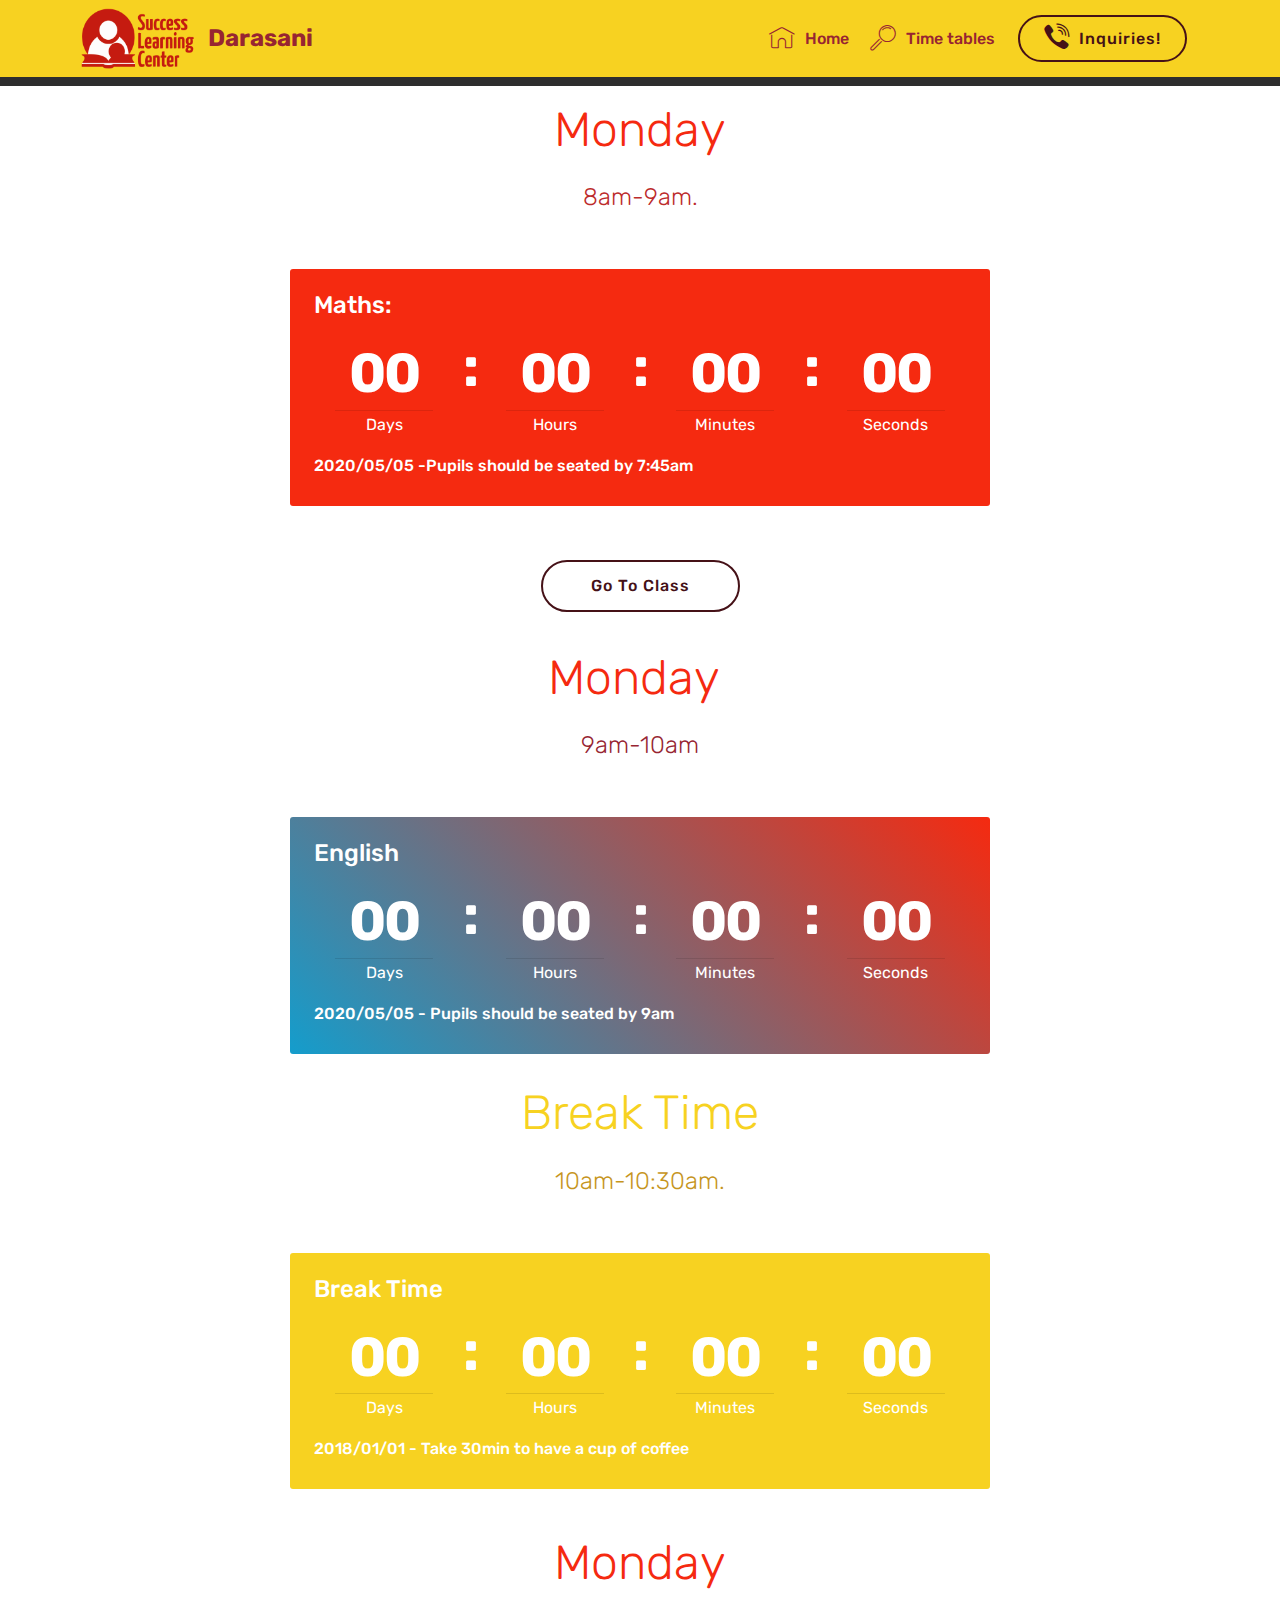
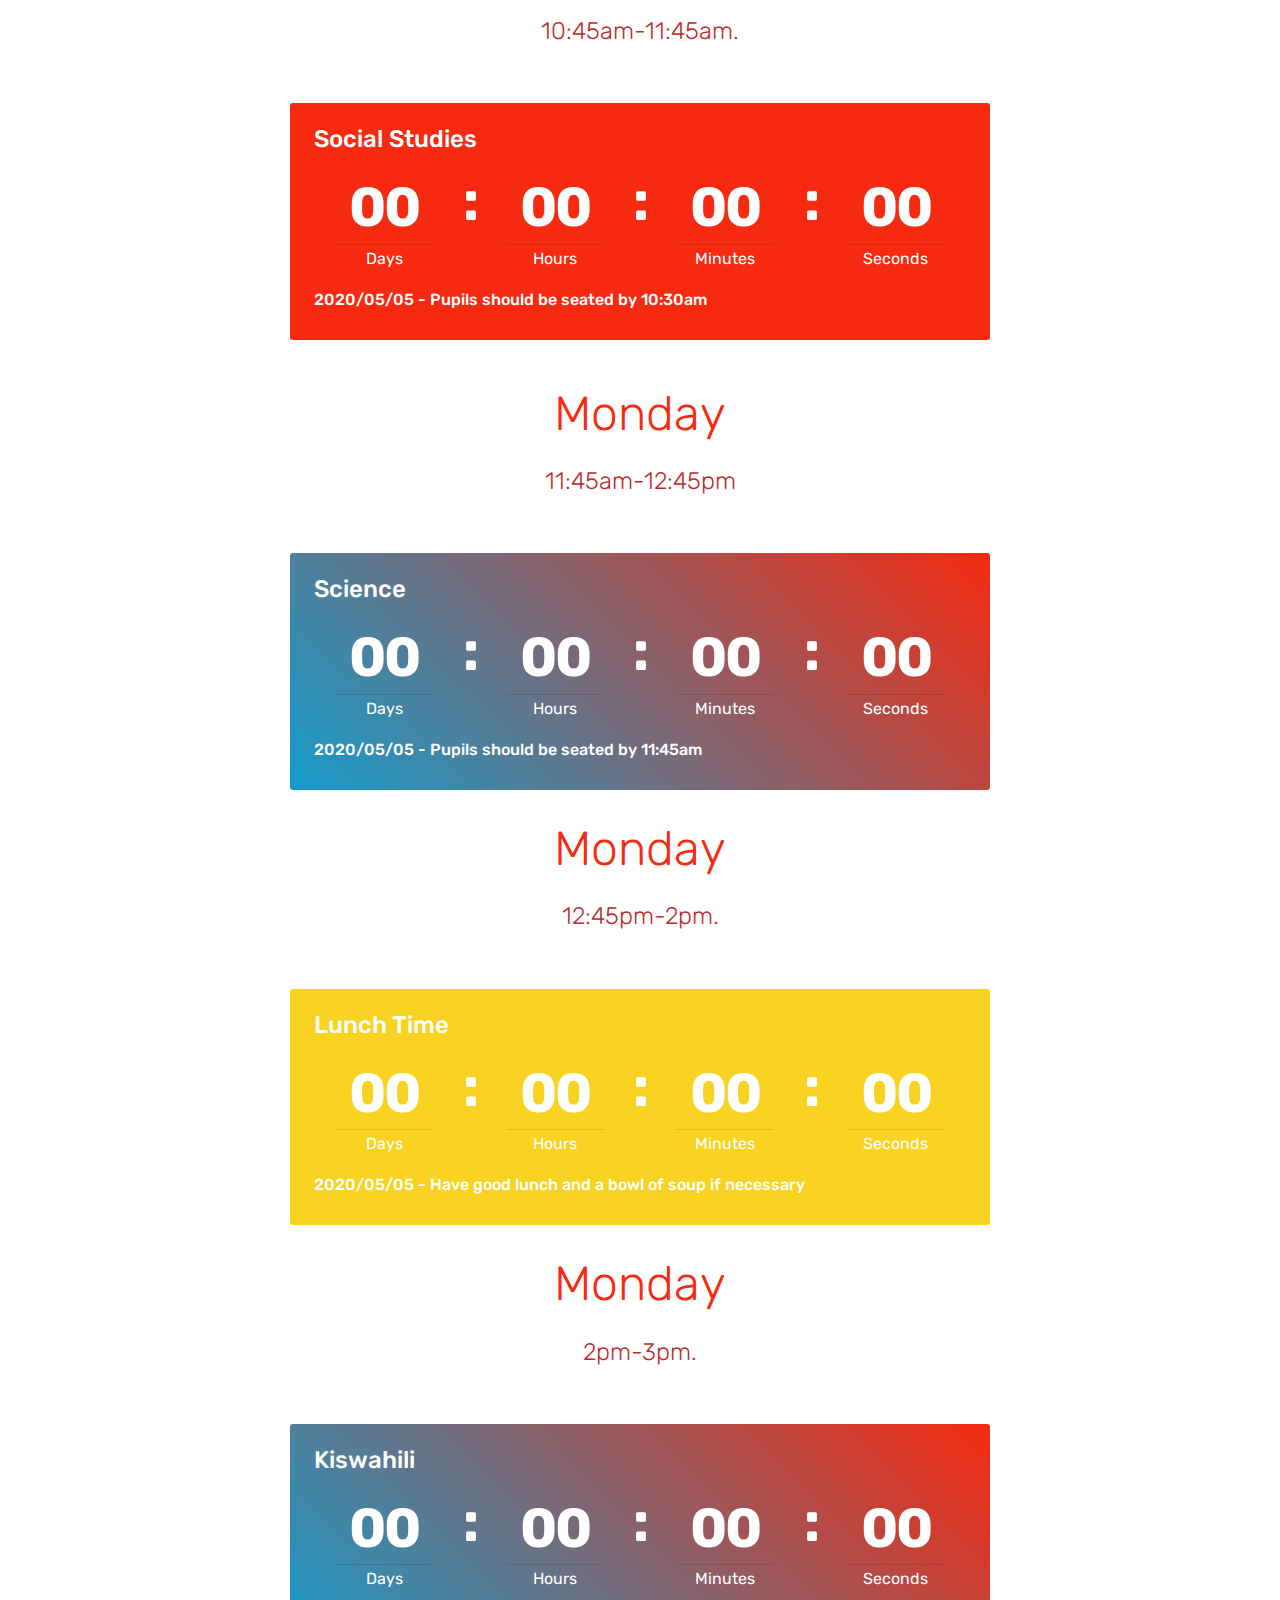
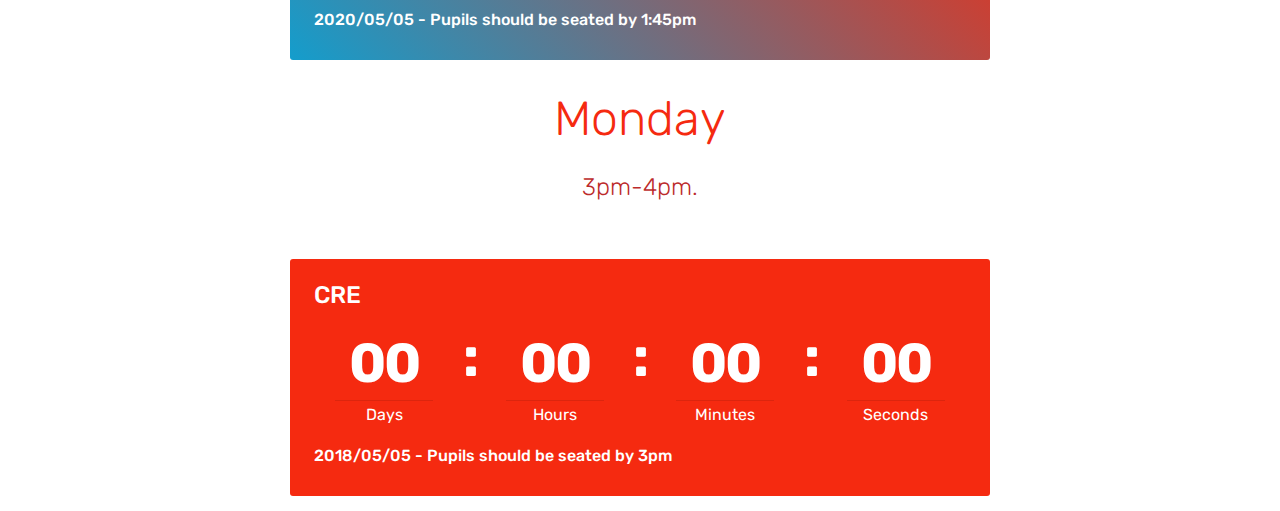
<file: a4523e461fe6c6a6a0c398b269f42b5d.html>
<!DOCTYPE html>
<html  >
<head>
  <!-- Site made with Mobirise Website Builder v4.11.4, https://mobirise.com -->
  <meta charset="UTF-8">
  <meta http-equiv="X-UA-Compatible" content="IE=edge">
  <meta name="generator" content="Mobirise v4.11.4, mobirise.com">
  <meta name="viewport" content="width=device-width, initial-scale=1, minimum-scale=1">
  <link rel="shortcut icon" href="assets/images/darasani-logo-182x96.png" type="image/x-icon">
  <meta name="description" content="Web Maker Description">
  
  <title>Time Table</title>
  <link rel="stylesheet" href="assets/web/assets/mobirise-icons/mobirise-icons.css">
  <link rel="stylesheet" href="assets/bootstrap/css/bootstrap.min.css">
  <link rel="stylesheet" href="assets/bootstrap/css/bootstrap-grid.min.css">
  <link rel="stylesheet" href="assets/bootstrap/css/bootstrap-reboot.min.css">
  <link rel="stylesheet" href="assets/socicon/css/styles.css">
  <link rel="stylesheet" href="assets/tether/tether.min.css">
  <link rel="stylesheet" href="assets/dropdown/css/style.css">
  <link rel="stylesheet" href="assets/theme/css/style.css">
  <link rel="preload" as="style" href="assets/mobirise/css/mbr-additional.css"><link rel="stylesheet" href="assets/mobirise/css/mbr-additional.css" type="text/css">
  
  
  
</head>
<body>
  <section class="menu cid-rIzESWCwEQ" once="menu" id="menu1-t">

    

    <nav class="navbar navbar-expand beta-menu navbar-dropdown align-items-center navbar-fixed-top navbar-toggleable-sm">
        <button class="navbar-toggler navbar-toggler-right" type="button" data-toggle="collapse" data-target="#navbarSupportedContent" aria-controls="navbarSupportedContent" aria-expanded="false" aria-label="Toggle navigation">
            <div class="hamburger">
                <span></span>
                <span></span>
                <span></span>
                <span></span>
            </div>
        </button>
        <div class="menu-logo">
            <div class="navbar-brand">
                <span class="navbar-logo">
                    <a href="index.html">
                         <img src="assets/images/darasani-logo-182x96.png" alt="Mobirise" title="" style="height: 3.8rem;">
                    </a>
                </span>
                <span class="navbar-caption-wrap"><a class="navbar-caption text-secondary display-5" href="index.html">Darasani &nbsp; &nbsp; &nbsp; &nbsp; &nbsp; &nbsp; &nbsp; &nbsp;&nbsp;</a></span>
            </div>
        </div>
        <div class="collapse navbar-collapse" id="navbarSupportedContent">
            <ul class="navbar-nav nav-dropdown" data-app-modern-menu="true"><li class="nav-item">
                    <a class="nav-link link text-secondary display-4" href="index.html" aria-expanded="true">
                        <span class="mbri-home mbr-iconfont mbr-iconfont-btn"></span>Home</a>
                </li>
                <li class="nav-item">
                    <a class="nav-link link text-secondary display-4" href="a4523e461fe6c6a6a0c398b269f42b5d.html">
                        <span class="mbri-search mbr-iconfont mbr-iconfont-btn"></span>Time tables</a>
                </li></ul>
            <div class="navbar-buttons mbr-section-btn"><a class="btn btn-sm btn-secondary-outline display-4" href="tel:+254780855906"><span class="socicon socicon-viber mbr-iconfont mbr-iconfont-btn"></span>Inquiries!
                </a></div>
        </div>
    </nav>
</section>

<section class="engine"><a href="https://mobirise.info/h">create your own web page</a></section><section once="footers" class="cid-rIzPnfP0Nk" id="footer6-u">

    

    

    <div class="container">
        <div class="media-container-row align-center mbr-white">
            <div class="col-12">
                <p class="mbr-text mb-0 mbr-fonts-style display-7">
                    © Copyright 2020 | Darasani | All Rights Reserved
                </p>
            </div>
        </div>
    </div>
</section>

<section class="countdown2 cid-rXjlnPxVM2" id="countdown2-v">

    

    

    <div class="container">
        <h2 class="mbr-section-title pb-3 align-center mbr-fonts-style display-2">Monday</h2>
        <h3 class="mbr-section-subtitle align-center mbr-fonts-style display-5">8am-9am.</h3>
    </div>
    <div class="container pt-5 mt-2">
        <div class=" countdown-cont align-center p-4">
            <div class="event-name align-left mbr-white ">
                <h4 class="mbr-fonts-style display-5">Maths:</h4>
            </div>
            <div class="countdown align-center py-2" data-due-date="2020/05/05">
            </div>
            <div class="daysCountdown" title="Days"></div>
            <div class="hoursCountdown" title="Hours"></div>
            <div class="minutesCountdown" title="Minutes"></div>
            <div class="secondsCountdown" title="Seconds"></div>
            <div class="event-date align-left mbr-white">
                <h5 class="mbr-fonts-style display-7">2020/05/05 -Pupils should be seated by 7:45am</h5>
            </div>
        </div>

        <div class="media-container-row pt-5">
            <div class="mbr-section-btn align-center"><a class="btn btn-secondary-outline display-4" href="https://mobirise.co">Go To Class</a></div>
        </div>
    </div>
</section>

<section class="countdown2 cid-rXjlqyXqKw" id="countdown2-w">

    

    

    <div class="container">
        <h2 class="mbr-section-title pb-3 align-center mbr-fonts-style display-2">Monday&nbsp;</h2>
        <h3 class="mbr-section-subtitle align-center mbr-fonts-style display-5">9am-10am</h3>
    </div>
    <div class="container pt-5 mt-2">
        <div class=" countdown-cont align-center p-4">
            <div class="event-name align-left mbr-white ">
                <h4 class="mbr-fonts-style display-5">English</h4>
            </div>
            <div class="countdown align-center py-2" data-due-date="2020/05/05">
            </div>
            <div class="daysCountdown" title="Days"></div>
            <div class="hoursCountdown" title="Hours"></div>
            <div class="minutesCountdown" title="Minutes"></div>
            <div class="secondsCountdown" title="Seconds"></div>
            <div class="event-date align-left mbr-white">
                <h5 class="mbr-fonts-style display-7">2020/05/05 - Pupils should be seated by 9am</h5>
            </div>
        </div>

        
    </div>
</section>

<section class="countdown2 cid-rXjlrA3qx9" id="countdown2-x">

    

    

    <div class="container">
        <h2 class="mbr-section-title pb-3 align-center mbr-fonts-style display-2">Break Time</h2>
        <h3 class="mbr-section-subtitle align-center mbr-fonts-style display-5">10am-10:30am.
        </h3>
    </div>
    <div class="container pt-5 mt-2">
        <div class=" countdown-cont align-center p-4">
            <div class="event-name align-left mbr-white ">
                <h4 class="mbr-fonts-style display-5">Break Time</h4>
            </div>
            <div class="countdown align-center py-2" data-due-date="2020/05/05">
            </div>
            <div class="daysCountdown" title="Days"></div>
            <div class="hoursCountdown" title="Hours"></div>
            <div class="minutesCountdown" title="Minutes"></div>
            <div class="secondsCountdown" title="Seconds"></div>
            <div class="event-date align-left mbr-white">
                <h5 class="mbr-fonts-style display-7">2018/01/01 - Take 30min to have a cup of coffee</h5>
            </div>
        </div>

        
    </div>
</section>

<section class="countdown2 cid-rXjls8Gs6G" id="countdown2-y">

    

    

    <div class="container">
        <h2 class="mbr-section-title pb-3 align-center mbr-fonts-style display-2">Monday</h2>
        <h3 class="mbr-section-subtitle align-center mbr-fonts-style display-5">10:45am-11:45am.
        </h3>
    </div>
    <div class="container pt-5 mt-2">
        <div class=" countdown-cont align-center p-4">
            <div class="event-name align-left mbr-white ">
                <h4 class="mbr-fonts-style display-5">Social Studies</h4>
            </div>
            <div class="countdown align-center py-2" data-due-date="2020/05/05">
            </div>
            <div class="daysCountdown" title="Days"></div>
            <div class="hoursCountdown" title="Hours"></div>
            <div class="minutesCountdown" title="Minutes"></div>
            <div class="secondsCountdown" title="Seconds"></div>
            <div class="event-date align-left mbr-white">
                <h5 class="mbr-fonts-style display-7">2020/05/05 - Pupils should be seated by 10:30am</h5>
            </div>
        </div>

        
    </div>
</section>

<section class="countdown2 cid-rXjlsyHjhc" id="countdown2-z">

    

    

    <div class="container">
        <h2 class="mbr-section-title pb-3 align-center mbr-fonts-style display-2">Monday</h2>
        <h3 class="mbr-section-subtitle align-center mbr-fonts-style display-5">11:45am-12:45pm</h3>
    </div>
    <div class="container pt-5 mt-2">
        <div class=" countdown-cont align-center p-4">
            <div class="event-name align-left mbr-white ">
                <h4 class="mbr-fonts-style display-5">Science</h4>
            </div>
            <div class="countdown align-center py-2" data-due-date="2020/05/05">
            </div>
            <div class="daysCountdown" title="Days"></div>
            <div class="hoursCountdown" title="Hours"></div>
            <div class="minutesCountdown" title="Minutes"></div>
            <div class="secondsCountdown" title="Seconds"></div>
            <div class="event-date align-left mbr-white">
                <h5 class="mbr-fonts-style display-7">2020/05/05 - Pupils should be seated by 11:45am</h5>
            </div>
        </div>

        
    </div>
</section>

<section class="countdown2 cid-rXjlsY2VtV" id="countdown2-10">

    

    

    <div class="container">
        <h2 class="mbr-section-title pb-3 align-center mbr-fonts-style display-2">Monday</h2>
        <h3 class="mbr-section-subtitle align-center mbr-fonts-style display-5">12:45pm-2pm.
        </h3>
    </div>
    <div class="container pt-5 mt-2">
        <div class=" countdown-cont align-center p-4">
            <div class="event-name align-left mbr-white ">
                <h4 class="mbr-fonts-style display-5">Lunch Time</h4>
            </div>
            <div class="countdown align-center py-2" data-due-date="2020/05/05">
            </div>
            <div class="daysCountdown" title="Days"></div>
            <div class="hoursCountdown" title="Hours"></div>
            <div class="minutesCountdown" title="Minutes"></div>
            <div class="secondsCountdown" title="Seconds"></div>
            <div class="event-date align-left mbr-white">
                <h5 class="mbr-fonts-style display-7">2020/05/05 - Have good lunch and a bowl of soup if necessary</h5>
            </div>
        </div>

        
    </div>
</section>

<section class="countdown2 cid-rXjltkAYuq" id="countdown2-11">

    

    

    <div class="container">
        <h2 class="mbr-section-title pb-3 align-center mbr-fonts-style display-2">Monday</h2>
        <h3 class="mbr-section-subtitle align-center mbr-fonts-style display-5">2pm-3pm.
        </h3>
    </div>
    <div class="container pt-5 mt-2">
        <div class=" countdown-cont align-center p-4">
            <div class="event-name align-left mbr-white ">
                <h4 class="mbr-fonts-style display-5">Kiswahili</h4>
            </div>
            <div class="countdown align-center py-2" data-due-date="2020/05/05">
            </div>
            <div class="daysCountdown" title="Days"></div>
            <div class="hoursCountdown" title="Hours"></div>
            <div class="minutesCountdown" title="Minutes"></div>
            <div class="secondsCountdown" title="Seconds"></div>
            <div class="event-date align-left mbr-white">
                <h5 class="mbr-fonts-style display-7">2020/05/05 - Pupils should be seated by 1:45pm</h5>
            </div>
        </div>

        
    </div>
</section>

<section class="countdown2 cid-rXjltHCPdP" id="countdown2-12">

    

    

    <div class="container">
        <h2 class="mbr-section-title pb-3 align-center mbr-fonts-style display-2">Monday</h2>
        <h3 class="mbr-section-subtitle align-center mbr-fonts-style display-5">3pm-4pm.
        </h3>
    </div>
    <div class="container pt-5 mt-2">
        <div class=" countdown-cont align-center p-4">
            <div class="event-name align-left mbr-white ">
                <h4 class="mbr-fonts-style display-5">CRE</h4>
            </div>
            <div class="countdown align-center py-2" data-due-date="2018/01/01">
            </div>
            <div class="daysCountdown" title="Days"></div>
            <div class="hoursCountdown" title="Hours"></div>
            <div class="minutesCountdown" title="Minutes"></div>
            <div class="secondsCountdown" title="Seconds"></div>
            <div class="event-date align-left mbr-white">
                <h5 class="mbr-fonts-style display-7">2018/05/05 - Pupils should be seated by 3pm</h5>
            </div>
        </div>

        
    </div>
</section>


  <script src="assets/web/assets/jquery/jquery.min.js"></script>
  <script src="assets/popper/popper.min.js"></script>
  <script src="assets/bootstrap/js/bootstrap.min.js"></script>
  <script src="assets/tether/tether.min.js"></script>
  <script src="assets/dropdown/js/nav-dropdown.js"></script>
  <script src="assets/dropdown/js/navbar-dropdown.js"></script>
  <script src="assets/touchswipe/jquery.touch-swipe.min.js"></script>
  <script src="assets/countdown/jquery.countdown.min.js"></script>
  <script src="assets/smoothscroll/smooth-scroll.js"></script>
  <script src="assets/theme/js/script.js"></script>
  
  
</body>
</html>
</file>
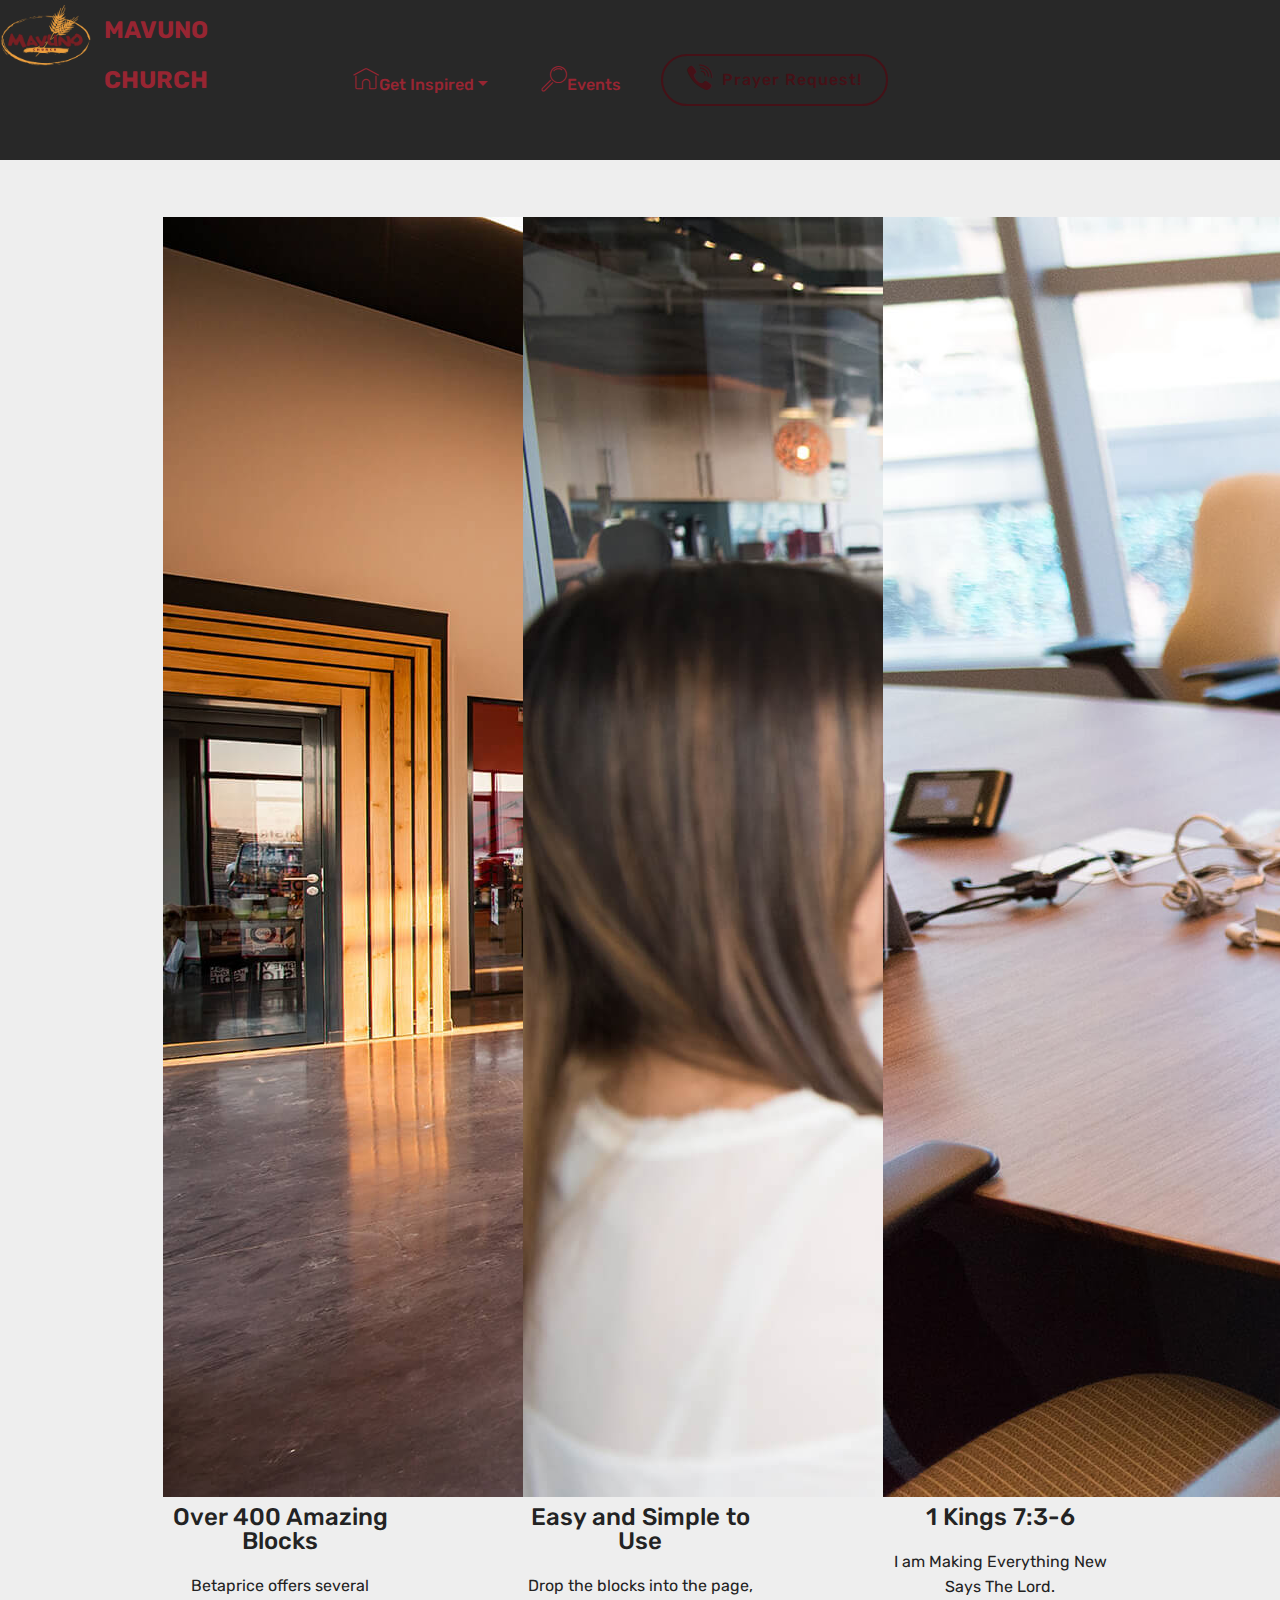
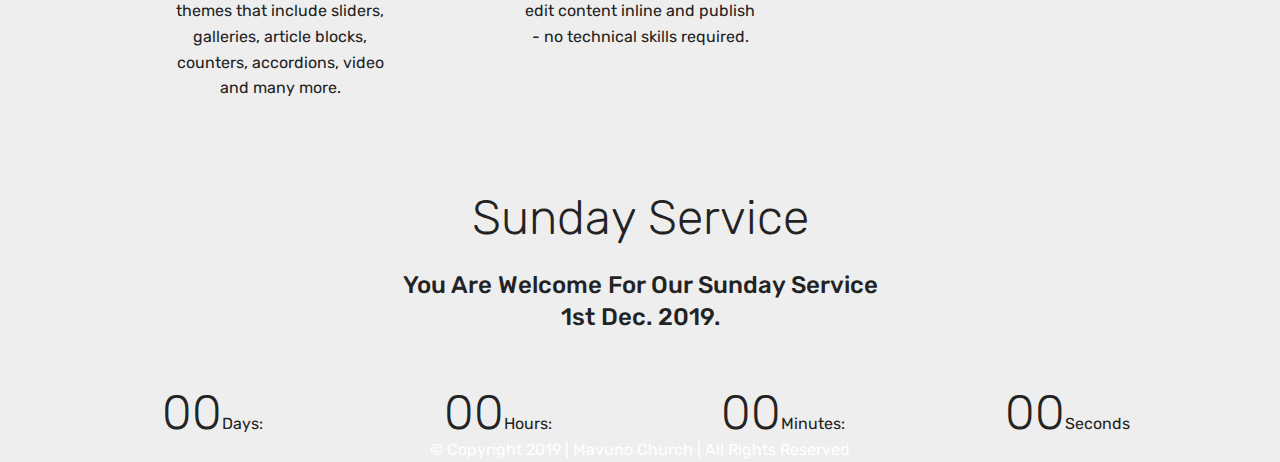
<file: page1.html>
<!DOCTYPE html>
<html  >
<head>
  <!-- Site made with Mobirise Website Builder v4.11.4, https://mobirise.com -->
  <meta charset="UTF-8">
  <meta http-equiv="X-UA-Compatible" content="IE=edge">
  <meta name="generator" content="Mobirise v4.11.4, mobirise.com">
  <meta name="viewport" content="width=device-width, initial-scale=1, minimum-scale=1">
  <link rel="shortcut icon" href="assets/images/mavuno-logo-120x80.png" type="image/x-icon">
  <meta name="description" content="">
  
  <title>Bible Games</title>
  <link rel="stylesheet" href="assets/web/assets/mobirise-icons/mobirise-icons.css">
  <link rel="stylesheet" href="assets/bootstrap/css/bootstrap.min.css">
  <link rel="stylesheet" href="assets/bootstrap/css/bootstrap-grid.min.css">
  <link rel="stylesheet" href="assets/bootstrap/css/bootstrap-reboot.min.css">
  <link rel="stylesheet" href="assets/socicon/css/styles.css">
  <link rel="stylesheet" href="assets/tether/tether.min.css">
  <link rel="stylesheet" href="assets/dropdown/css/style.css">
  <link rel="stylesheet" href="assets/theme/css/style.css">
  <link rel="preload" as="style" href="assets/mobirise/css/mbr-additional.css"><link rel="stylesheet" href="assets/mobirise/css/mbr-additional.css" type="text/css">
  
  
  
</head>
<body>
  <section class="menu cid-rIzUxLuQZc" once="menu" id="menu1-6">

    

    <nav class="navbar navbar-expand beta-menu navbar-dropdown align-items-center navbar-fixed-top navbar-toggleable-sm">
        <button class="navbar-toggler navbar-toggler-right" type="button" data-toggle="collapse" data-target="#navbarSupportedContent" aria-controls="navbarSupportedContent" aria-expanded="false" aria-label="Toggle navigation">
            <div class="hamburger">
                <span></span>
                <span></span>
                <span></span>
                <span></span>
            </div>
        </button>
        <div class="menu-logo">
            <div class="navbar-brand">
                <span class="navbar-logo">
                    <a href="index.html">
                         <img src="assets/images/mavuno-logo-120x80.png" alt="Mobirise" title="" style="height: 3.8rem;">
                    </a>
                </span>
                <span class="navbar-caption-wrap"><a class="navbar-caption text-secondary display-5" href="https://mobirise.co">
                        MAVUNO CHURCH &nbsp; &nbsp; &nbsp; &nbsp; &nbsp; &nbsp; &nbsp; &nbsp; &nbsp; &nbsp;&nbsp;</a></span>
            </div>
        </div>
        <div class="collapse navbar-collapse" id="navbarSupportedContent">
            <ul class="navbar-nav nav-dropdown" data-app-modern-menu="true"><li class="nav-item dropdown open">
                    <a class="nav-link link dropdown-toggle text-secondary display-4" href="index.html" data-toggle="dropdown-submenu" aria-expanded="true">
                        <span class="mbri-home mbr-iconfont mbr-iconfont-btn"></span>Get Inspired</a><div class="dropdown-menu"><a class="dropdown-item text-secondary display-4" href="page1.html">Bible Games</a><a class="text-secondary dropdown-item display-4" href="page2.html" aria-expanded="false">Past Sermons</a></div>
                </li>
                <li class="nav-item">
                    <a class="nav-link link text-secondary display-4" href="index.html">
                        <span class="mbri-search mbr-iconfont mbr-iconfont-btn"></span>Events</a>
                </li></ul>
            <div class="navbar-buttons mbr-section-btn"><a class="btn btn-sm btn-secondary-outline display-4" href="index.html"><span class="socicon socicon-viber mbr-iconfont mbr-iconfont-btn"></span>
                    Prayer Request!
                </a></div>
        </div>
    </nav>
</section>

<section class="engine"><a href="https://mobirise.info/t">free amp templates</a></section><section class="features15 cid-rIzVdmdbCM" id="features15-a">

    

    
    <div class="container">
        <h2 class="mbr-section-title pb-3 align-center mbr-fonts-style display-2">Get Inspired By Learning Bible Stories</h2>
        <h3 class="mbr-section-subtitle display-5 align-center mbr-fonts-style">
            Click on the image and get answers to these Bible verses.</h3>

        <div class="media-container-row container pt-5 mt-2">

            <div class="col-12 col-md-6 mb-4 col-lg-4">
                <div class="card flip-card p-5 align-center">
                    <div class="card-front card_cont">
                        <img src="assets/images/background1.jpg" alt="Mobirise">
                    </div>
                    <div class="card_back card_cont">
                        <h4 class="card-title display-5 py-2 mbr-fonts-style">
                            Over 400 Amazing Blocks
                        </h4>
                        <p class="mbr-text mbr-fonts-style display-7">Betaprice offers several themes that include sliders, galleries, article blocks, counters, accordions, video and many more.
                        </p>
                    </div>
                </div>
            </div>

            <div class="col-12 col-md-6 mb-4 col-lg-4">
                
                <div class="card flip-card p-5 align-center">
                    <div class="card-front card_cont">
                        <img src="assets/images/background2.jpg" alt="Mobirise">
                    </div>
                    <div class="card_back card_cont">
                        <h4 class="card-title py-2 mbr-fonts-style display-5">
                            Easy and Simple to Use
                        </h4>
                        <p class="mbr-text mbr-fonts-style display-7">
                            Drop the blocks into the page, edit content inline and publish - no technical skills required.
                        </p>
                    </div>
                </div>
            </div>
            
            <div class="col-12 col-md-6 mb-4 col-lg-4">
                <div class="card flip-card p-5 align-center">
                    <div class="card-front card_cont">
                        <img src="assets/images/background3.jpg" alt="Mobirise">
                    </div>
                    <div class="card_back card_cont">
                        <h4 class="card-title py-2 mbr-fonts-style display-5">1 Kings 7:3-6</h4>
                        <p class="mbr-text mbr-fonts-style display-7">I am Making Everything New<br>Says The Lord.
                        </p>
                    </div>
                </div> 
            </div>

            
        </div>
</div></section>

<section class="countdown1 cid-rIzUxXb0P1" id="countdown1-8">
    
    
    
    <div class="container ">
        <h2 class="mbr-section-title pb-3 align-center mbr-fonts-style display-2">Sunday Service</h2>
        <h3 class="mbr-section-subtitle align-center mbr-fonts-style display-5">You Are Welcome For Our Sunday Service<br>1st Dec. 2019.
        </h3>
        
    </div>
    <div class="container countdown-cont align-center">
        <div class="daysCountdown" title="Days"></div>
        <div class="hoursCountdown" title="Hours"></div> 
        <div class="minutesCountdown" title="Minutes"></div> 
        <div class="secondsCountdown" title="Seconds"></div>
        <div class="countdown pt-5 mt-2" data-due-date="2019/12/01"> 
        </div>
    </div>
</section>

<section once="footers" class="cid-rIzUy1KGTA" id="footer6-9">

    

    

    <div class="container">
        <div class="media-container-row align-center mbr-white">
            <div class="col-12">
                <p class="mbr-text mb-0 mbr-fonts-style display-7">
                    © Copyright 2019 | Mavuno Church | All Rights Reserved
                </p>
            </div>
        </div>
    </div>
</section>


  <script src="assets/web/assets/jquery/jquery.min.js"></script>
  <script src="assets/popper/popper.min.js"></script>
  <script src="assets/bootstrap/js/bootstrap.min.js"></script>
  <script src="assets/smoothscroll/smooth-scroll.js"></script>
  <script src="assets/tether/tether.min.js"></script>
  <script src="assets/dropdown/js/nav-dropdown.js"></script>
  <script src="assets/dropdown/js/navbar-dropdown.js"></script>
  <script src="assets/touchswipe/jquery.touch-swipe.min.js"></script>
  <script src="assets/countdown/jquery.countdown.min.js"></script>
  <script src="assets/mbr-flip-card/mbr-flip-card.js"></script>
  <script src="assets/theme/js/script.js"></script>
  
  
</body>
</html>
</file>
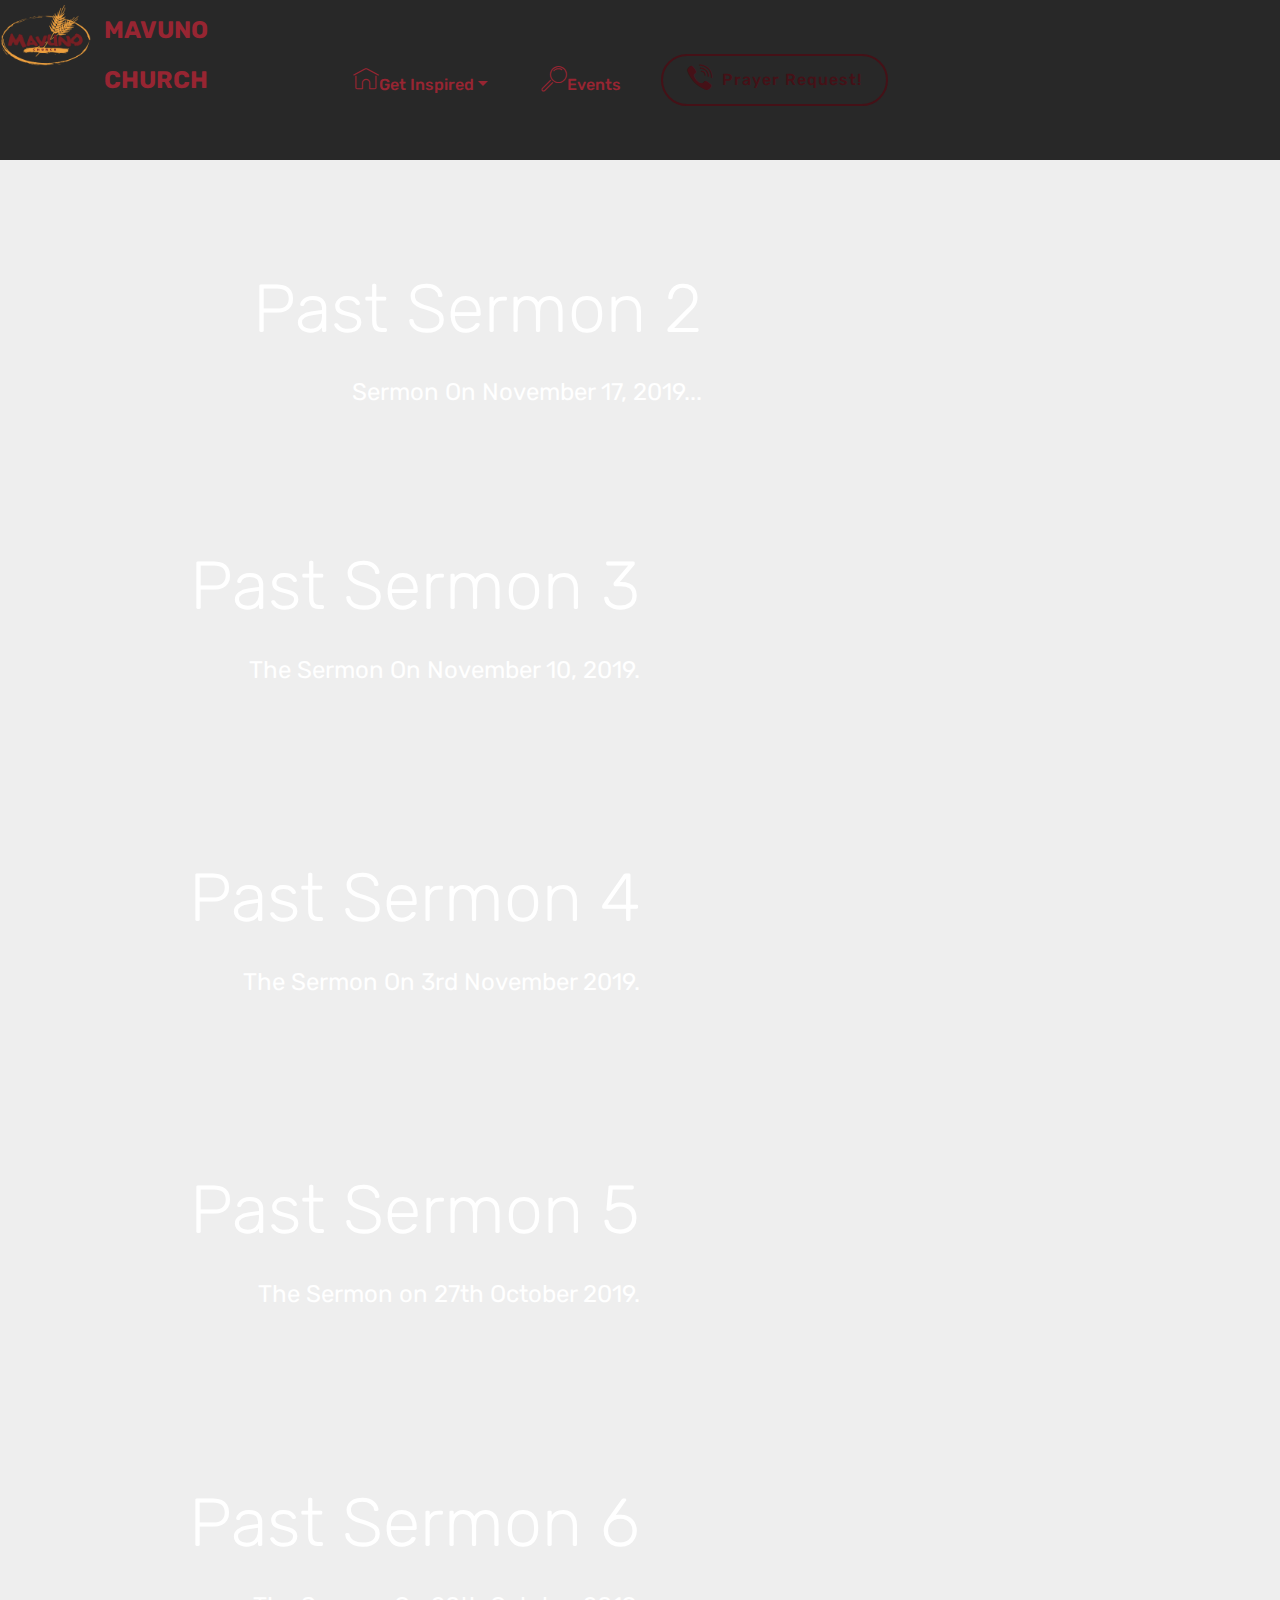
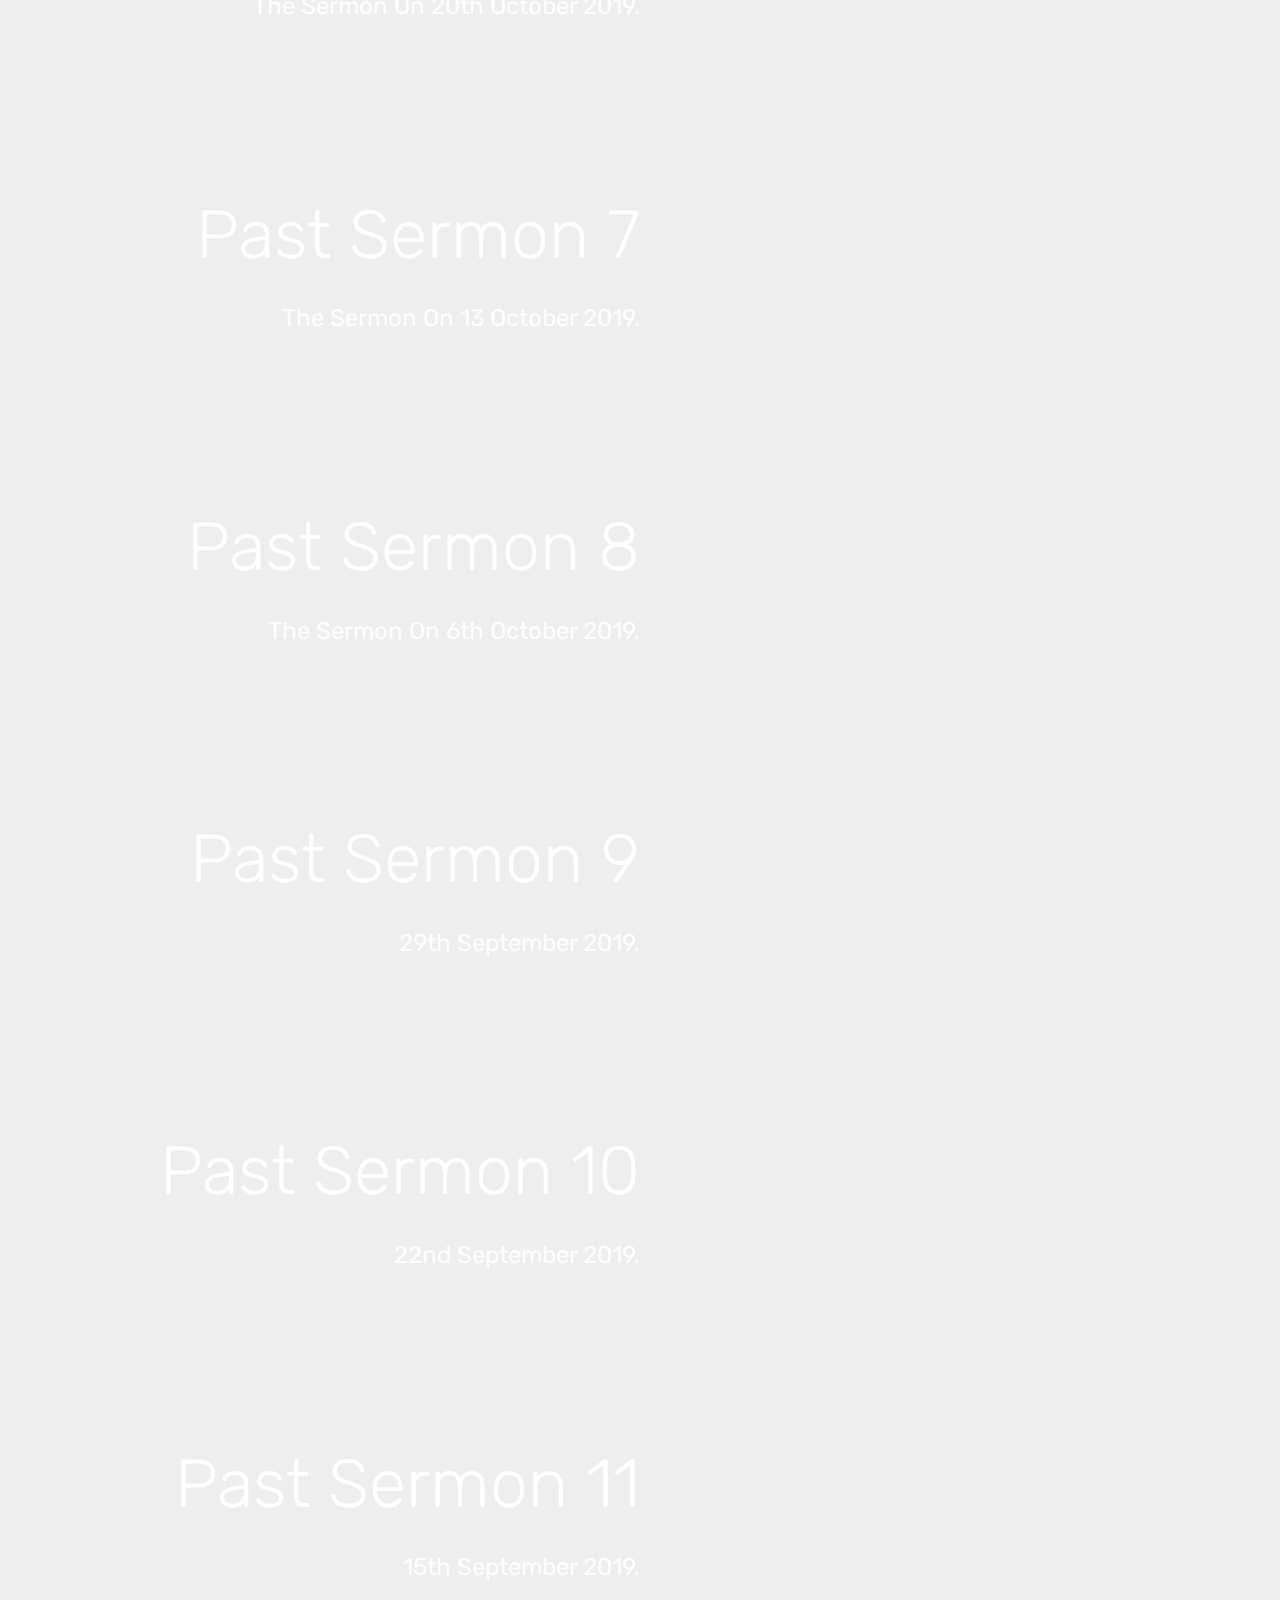
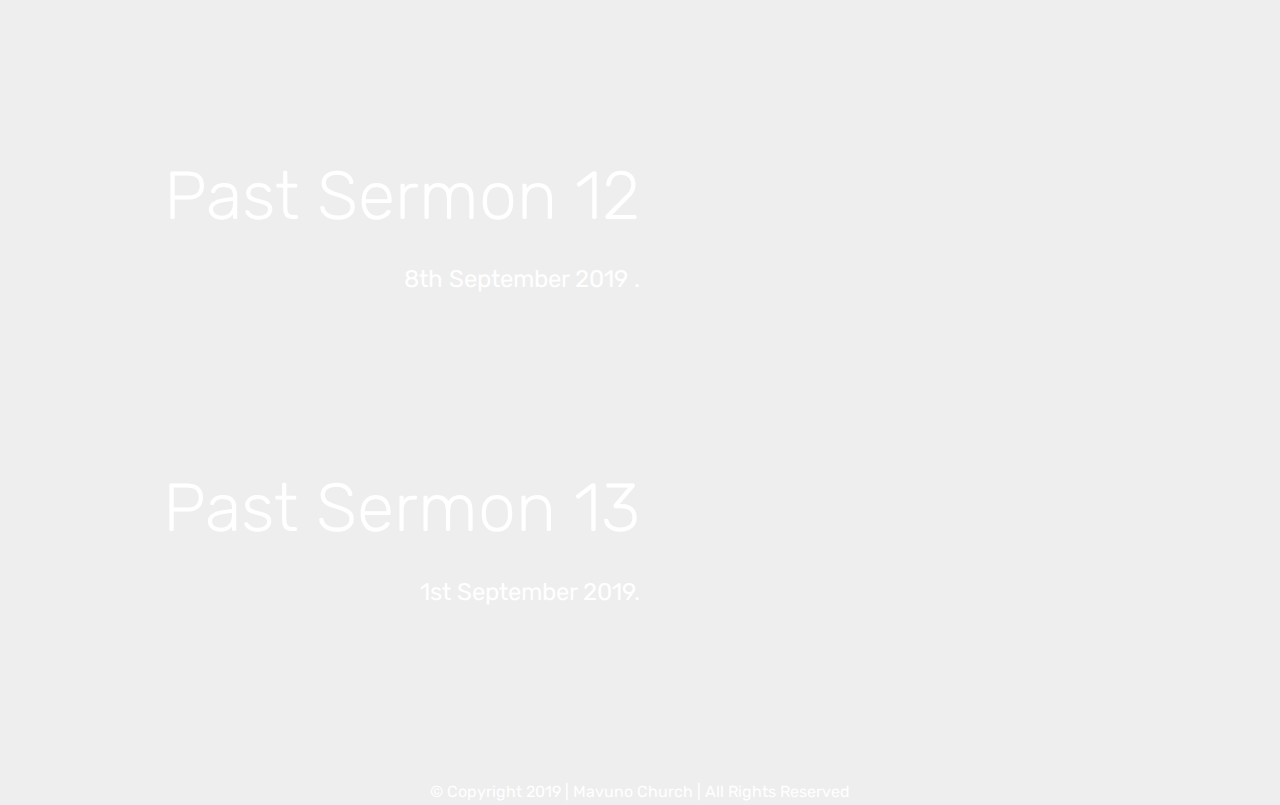
<file: page2.html>
<!DOCTYPE html>
<html  >
<head>
  <!-- Site made with Mobirise Website Builder v4.11.4, https://mobirise.com -->
  <meta charset="UTF-8">
  <meta http-equiv="X-UA-Compatible" content="IE=edge">
  <meta name="generator" content="Mobirise v4.11.4, mobirise.com">
  <meta name="viewport" content="width=device-width, initial-scale=1, minimum-scale=1">
  <link rel="shortcut icon" href="assets/images/mavuno-logo-120x80.png" type="image/x-icon">
  <meta name="description" content="">
  
  <title>Past Sermons</title>
  <link rel="stylesheet" href="assets/web/assets/mobirise-icons/mobirise-icons.css">
  <link rel="stylesheet" href="assets/bootstrap/css/bootstrap.min.css">
  <link rel="stylesheet" href="assets/bootstrap/css/bootstrap-grid.min.css">
  <link rel="stylesheet" href="assets/bootstrap/css/bootstrap-reboot.min.css">
  <link rel="stylesheet" href="assets/tether/tether.min.css">
  <link rel="stylesheet" href="assets/dropdown/css/style.css">
  <link rel="stylesheet" href="assets/socicon/css/styles.css">
  <link rel="stylesheet" href="assets/theme/css/style.css">
  <link rel="preload" as="style" href="assets/mobirise/css/mbr-additional.css"><link rel="stylesheet" href="assets/mobirise/css/mbr-additional.css" type="text/css">
  
  
  
</head>
<body>
  <section class="menu cid-rIF3Yd37DY" once="menu" id="menu1-c">

    

    <nav class="navbar navbar-expand beta-menu navbar-dropdown align-items-center navbar-fixed-top navbar-toggleable-sm">
        <button class="navbar-toggler navbar-toggler-right" type="button" data-toggle="collapse" data-target="#navbarSupportedContent" aria-controls="navbarSupportedContent" aria-expanded="false" aria-label="Toggle navigation">
            <div class="hamburger">
                <span></span>
                <span></span>
                <span></span>
                <span></span>
            </div>
        </button>
        <div class="menu-logo">
            <div class="navbar-brand">
                <span class="navbar-logo">
                    <a href="index.html">
                         <img src="assets/images/mavuno-logo-120x80.png" alt="Mobirise" title="" style="height: 3.8rem;">
                    </a>
                </span>
                <span class="navbar-caption-wrap"><a class="navbar-caption text-secondary display-5" href="https://mobirise.co">
                        MAVUNO CHURCH &nbsp; &nbsp; &nbsp; &nbsp; &nbsp; &nbsp; &nbsp; &nbsp; &nbsp; &nbsp;&nbsp;</a></span>
            </div>
        </div>
        <div class="collapse navbar-collapse" id="navbarSupportedContent">
            <ul class="navbar-nav nav-dropdown" data-app-modern-menu="true"><li class="nav-item dropdown open">
                    <a class="nav-link link dropdown-toggle text-secondary display-4" href="index.html" data-toggle="dropdown-submenu" aria-expanded="true">
                        <span class="mbri-home mbr-iconfont mbr-iconfont-btn"></span>Get Inspired</a><div class="dropdown-menu"><a class="dropdown-item text-secondary display-4" href="page1.html">Bible Games</a><a class="text-secondary dropdown-item display-4" href="page2.html" aria-expanded="false">Past Sermons</a></div>
                </li>
                <li class="nav-item">
                    <a class="nav-link link text-secondary display-4" href="index.html">
                        <span class="mbri-search mbr-iconfont mbr-iconfont-btn"></span>Events</a>
                </li></ul>
            <div class="navbar-buttons mbr-section-btn"><a class="btn btn-sm btn-secondary-outline display-4" href="index.html"><span class="socicon socicon-viber mbr-iconfont mbr-iconfont-btn"></span>
                    Prayer Request!
                </a></div>
        </div>
    </nav>
</section>

<section class="engine"><a href="https://mobirise.info/r">bootstrap templates</a></section><section class="header7 cid-rIF3YgsYe2" id="header7-d">

    

    

    <div class="container">
        <div class="media-container-row">

            <div class="media-content align-right">
                <h1 class="mbr-section-title mbr-white pb-3 mbr-fonts-style display-1">Past Sermon 1</h1>
                <div class="mbr-section-text mbr-white pb-3">
                    <p class="mbr-text mbr-fonts-style display-5">The Sermon on November 24, 2019.
                    </p>
                </div>
                
            </div>

            <div class="mbr-figure" style="width: 75%;"><iframe class="mbr-embedded-video" src="https://www.youtube.com/embed/_H__2zg5CTc?rel=0&amp;amp;showinfo=0&amp;autoplay=1&amp;loop=0" width="1280" height="720" frameborder="0" allowfullscreen></iframe></div>

        </div>
    </div>
</section>

<section class="header7 cid-rIF5k18wEX" id="header7-h">

    

    

    <div class="container">
        <div class="media-container-row">

            <div class="media-content align-right">
                <h1 class="mbr-section-title mbr-white pb-3 mbr-fonts-style display-1">Past Sermon 2</h1>
                <div class="mbr-section-text mbr-white pb-3">
                    <p class="mbr-text mbr-fonts-style display-5">Sermon On November 17, 2019...
                    </p>
                </div>
                
            </div>

            <div class="mbr-figure" style="width: 80%;"><iframe class="mbr-embedded-video" src="https://www.youtube.com/embed/6_TUE8LB7Z0?rel=0&amp;amp;showinfo=0&amp;autoplay=0&amp;loop=0" width="1280" height="720" frameborder="0" allowfullscreen></iframe></div>

        </div>
    </div>
</section>

<section class="header7 cid-rIF5kA9Nc9" id="header7-i">

    

    

    <div class="container">
        <div class="media-container-row">

            <div class="media-content align-right">
                <h1 class="mbr-section-title mbr-white pb-3 mbr-fonts-style display-1">Past Sermon 3</h1>
                <div class="mbr-section-text mbr-white pb-3">
                    <p class="mbr-text mbr-fonts-style display-5">The Sermon On November 10, 2019.
                    </p>
                </div>
                
            </div>

            <div class="mbr-figure" style="width: 100%;"><iframe class="mbr-embedded-video" src="https://www.youtube.com/embed/6_TUE8LB7Z0?rel=0&amp;amp;showinfo=0&amp;autoplay=0&amp;loop=0" width="1280" height="720" frameborder="0" allowfullscreen></iframe></div>

        </div>
    </div>
</section>

<section class="header7 cid-rIF5l1nzUN" id="header7-j">

    

    

    <div class="container">
        <div class="media-container-row">

            <div class="media-content align-right">
                <h1 class="mbr-section-title mbr-white pb-3 mbr-fonts-style display-1">Past Sermon 4</h1>
                <div class="mbr-section-text mbr-white pb-3">
                    <p class="mbr-text mbr-fonts-style display-5">The Sermon On 3rd November 2019.
                    </p>
                </div>
                
            </div>

            <div class="mbr-figure" style="width: 100%;"><iframe class="mbr-embedded-video" src="https://www.youtube.com/embed/BYNnK2nJaek?rel=0&amp;amp;showinfo=0&amp;autoplay=0&amp;loop=0" width="1280" height="720" frameborder="0" allowfullscreen></iframe></div>

        </div>
    </div>
</section>

<section class="header7 cid-rIF5lptsjm" id="header7-k">

    

    

    <div class="container">
        <div class="media-container-row">

            <div class="media-content align-right">
                <h1 class="mbr-section-title mbr-white pb-3 mbr-fonts-style display-1">Past Sermon 5</h1>
                <div class="mbr-section-text mbr-white pb-3">
                    <p class="mbr-text mbr-fonts-style display-5">The Sermon on 27th October 2019.
                    </p>
                </div>
                
            </div>

            <div class="mbr-figure" style="width: 100%;"><iframe class="mbr-embedded-video" src="https://www.youtube.com/embed/ZVmYx5CbibU?rel=0&amp;amp;showinfo=0&amp;autoplay=0&amp;loop=0" width="1280" height="720" frameborder="0" allowfullscreen></iframe></div>

        </div>
    </div>
</section>

<section class="header7 cid-rIF5lQmzsn" id="header7-l">

    

    

    <div class="container">
        <div class="media-container-row">

            <div class="media-content align-right">
                <h1 class="mbr-section-title mbr-white pb-3 mbr-fonts-style display-1">Past Sermon 6</h1>
                <div class="mbr-section-text mbr-white pb-3">
                    <p class="mbr-text mbr-fonts-style display-5">The Sermon On 20th October 2019.
                    </p>
                </div>
                
            </div>

            <div class="mbr-figure" style="width: 100%;"><iframe class="mbr-embedded-video" src="https://www.youtube.com/embed/_H__2zg5CTc?rel=0&amp;amp;showinfo=0&amp;autoplay=0&amp;loop=0" width="1280" height="720" frameborder="0" allowfullscreen></iframe></div>

        </div>
    </div>
</section>

<section class="header7 cid-rIF5m5FCC2" id="header7-m">

    

    

    <div class="container">
        <div class="media-container-row">

            <div class="media-content align-right">
                <h1 class="mbr-section-title mbr-white pb-3 mbr-fonts-style display-1">Past Sermon 7</h1>
                <div class="mbr-section-text mbr-white pb-3">
                    <p class="mbr-text mbr-fonts-style display-5">The Sermon On 13 October 2019.
                    </p>
                </div>
                
            </div>

            <div class="mbr-figure" style="width: 100%;"><iframe class="mbr-embedded-video" src="https://www.youtube.com/embed/3BjJ1wqwSL8?rel=0&amp;amp;showinfo=0&amp;autoplay=0&amp;loop=0" width="1280" height="720" frameborder="0" allowfullscreen></iframe></div>

        </div>
    </div>
</section>

<section class="header7 cid-rIF5ml6Yu7" id="header7-n">

    

    

    <div class="container">
        <div class="media-container-row">

            <div class="media-content align-right">
                <h1 class="mbr-section-title mbr-white pb-3 mbr-fonts-style display-1">Past Sermon 8</h1>
                <div class="mbr-section-text mbr-white pb-3">
                    <p class="mbr-text mbr-fonts-style display-5">The Sermon On 6th October 2019.
                    </p>
                </div>
                
            </div>

            <div class="mbr-figure" style="width: 100%;"><iframe class="mbr-embedded-video" src="https://www.youtube.com/embed/ZVmYx5CbibU?rel=0&amp;amp;showinfo=0&amp;autoplay=0&amp;loop=0" width="1280" height="720" frameborder="0" allowfullscreen></iframe></div>

        </div>
    </div>
</section>

<section class="header7 cid-rIFshPO4cv" id="header7-o">

    

    

    <div class="container">
        <div class="media-container-row">

            <div class="media-content align-right">
                <h1 class="mbr-section-title mbr-white pb-3 mbr-fonts-style display-1">Past Sermon 9</h1>
                <div class="mbr-section-text mbr-white pb-3">
                    <p class="mbr-text mbr-fonts-style display-5">29th September 2019.
                    </p>
                </div>
                
            </div>

            <div class="mbr-figure" style="width: 100%;"><iframe class="mbr-embedded-video" src="https://www.youtube.com/embed/ZV2uzlpdyQ0?rel=0&amp;amp;showinfo=0&amp;autoplay=0&amp;loop=0" width="1280" height="720" frameborder="0" allowfullscreen></iframe></div>

        </div>
    </div>
</section>

<section class="header7 cid-rIFsiB4EtJ" id="header7-p">

    

    

    <div class="container">
        <div class="media-container-row">

            <div class="media-content align-right">
                <h1 class="mbr-section-title mbr-white pb-3 mbr-fonts-style display-1">Past Sermon 10</h1>
                <div class="mbr-section-text mbr-white pb-3">
                    <p class="mbr-text mbr-fonts-style display-5">22nd September 2019.
                    </p>
                </div>
                
            </div>

            <div class="mbr-figure" style="width: 100%;"><iframe class="mbr-embedded-video" src="https://www.youtube.com/embed/uDV62f0cRIA?rel=0&amp;amp;showinfo=0&amp;autoplay=0&amp;loop=0" width="1280" height="720" frameborder="0" allowfullscreen></iframe></div>

        </div>
    </div>
</section>

<section class="header7 cid-rIFsjcNufX" id="header7-q">

    

    

    <div class="container">
        <div class="media-container-row">

            <div class="media-content align-right">
                <h1 class="mbr-section-title mbr-white pb-3 mbr-fonts-style display-1">Past Sermon 11</h1>
                <div class="mbr-section-text mbr-white pb-3">
                    <p class="mbr-text mbr-fonts-style display-5">15th September 2019.
                    </p>
                </div>
                
            </div>

            <div class="mbr-figure" style="width: 100%;"><iframe class="mbr-embedded-video" src="https://www.youtube.com/embed/MdOy1HpeLq8?rel=0&amp;amp;showinfo=0&amp;autoplay=0&amp;loop=0" width="1280" height="720" frameborder="0" allowfullscreen></iframe></div>

        </div>
    </div>
</section>

<section class="header7 cid-rIFsjUW3Qn" id="header7-r">

    

    

    <div class="container">
        <div class="media-container-row">

            <div class="media-content align-right">
                <h1 class="mbr-section-title mbr-white pb-3 mbr-fonts-style display-1">Past Sermon 12</h1>
                <div class="mbr-section-text mbr-white pb-3">
                    <p class="mbr-text mbr-fonts-style display-5">8th September 2019 .
                    </p>
                </div>
                
            </div>

            <div class="mbr-figure" style="width: 100%;"><iframe class="mbr-embedded-video" src="https://www.youtube.com/embed/T9Y9KUaoHU8?rel=0&amp;amp;showinfo=0&amp;autoplay=0&amp;loop=0" width="1280" height="720" frameborder="0" allowfullscreen></iframe></div>

        </div>
    </div>
</section>

<section class="header7 cid-rIFskCnrks" id="header7-s">

    

    

    <div class="container">
        <div class="media-container-row">

            <div class="media-content align-right">
                <h1 class="mbr-section-title mbr-white pb-3 mbr-fonts-style display-1">Past Sermon 13</h1>
                <div class="mbr-section-text mbr-white pb-3">
                    <p class="mbr-text mbr-fonts-style display-5">1st September 2019.
                    </p>
                </div>
                
            </div>

            <div class="mbr-figure" style="width: 100%;"><iframe class="mbr-embedded-video" src="https://www.youtube.com/embed/9QmewHZjpjM?rel=0&amp;amp;showinfo=0&amp;autoplay=0&amp;loop=0" width="1280" height="720" frameborder="0" allowfullscreen></iframe></div>

        </div>
    </div>
</section>

<section once="footers" class="cid-rIF3YrHaJD" id="footer6-f">

    

    

    <div class="container">
        <div class="media-container-row align-center mbr-white">
            <div class="col-12">
                <p class="mbr-text mb-0 mbr-fonts-style display-7">
                    © Copyright 2019 | Mavuno Church | All Rights Reserved
                </p>
            </div>
        </div>
    </div>
</section>


  <script src="assets/web/assets/jquery/jquery.min.js"></script>
  <script src="assets/popper/popper.min.js"></script>
  <script src="assets/bootstrap/js/bootstrap.min.js"></script>
  <script src="assets/tether/tether.min.js"></script>
  <script src="assets/smoothscroll/smooth-scroll.js"></script>
  <script src="assets/dropdown/js/nav-dropdown.js"></script>
  <script src="assets/dropdown/js/navbar-dropdown.js"></script>
  <script src="assets/touchswipe/jquery.touch-swipe.min.js"></script>
  <script src="assets/theme/js/script.js"></script>
  
  
</body>
</html>
</file>
<file: assets/web/assets/mobirise-icons/mobirise-icons.css>
@font-face {
  font-family: 'MobiriseIcons';
  src:  url('mobirise-icons.eot?spat4u');
  src:  url('mobirise-icons.eot?spat4u#iefix') format('embedded-opentype'),
    url('mobirise-icons.ttf?spat4u') format('truetype'),
    url('mobirise-icons.woff?spat4u') format('woff'),
    url('mobirise-icons.svg?spat4u#MobiriseIcons') format('svg');
  font-weight: normal;
  font-style: normal;
  font-display: swap;
}

[class^="mbri-"], [class*=" mbri-"] {
  /* use !important to prevent issues with browser extensions that change fonts */
  font-family: MobiriseIcons !important;
  speak: none;
  font-style: normal;
  font-weight: normal;
  font-variant: normal;
  text-transform: none;
  line-height: 1;

  /* Better Font Rendering =========== */
  -webkit-font-smoothing: antialiased;
  -moz-osx-font-smoothing: grayscale;
}

.mbri-add-submenu:before {
  content: "\e900";
}
.mbri-alert:before {
  content: "\e901";
}
.mbri-align-center:before {
  content: "\e902";
}
.mbri-align-justify:before {
  content: "\e903";
}
.mbri-align-left:before {
  content: "\e904";
}
.mbri-align-right:before {
  content: "\e905";
}
.mbri-android:before {
  content: "\e906";
}
.mbri-apple:before {
  content: "\e907";
}
.mbri-arrow-down:before {
  content: "\e908";
}
.mbri-arrow-next:before {
  content: "\e909";
}
.mbri-arrow-prev:before {
  content: "\e90a";
}
.mbri-arrow-up:before {
  content: "\e90b";
}
.mbri-bold:before {
  content: "\e90c";
}
.mbri-bookmark:before {
  content: "\e90d";
}
.mbri-bootstrap:before {
  content: "\e90e";
}
.mbri-briefcase:before {
  content: "\e90f";
}
.mbri-browse:before {
  content: "\e910";
}
.mbri-bulleted-list:before {
  content: "\e911";
}
.mbri-calendar:before {
  content: "\e912";
}
.mbri-camera:before {
  content: "\e913";
}
.mbri-cart-add:before {
  content: "\e914";
}
.mbri-cart-full:before {
  content: "\e915";
}
.mbri-cash:before {
  content: "\e916";
}
.mbri-change-style:before {
  content: "\e917";
}
.mbri-chat:before {
  content: "\e918";
}
.mbri-clock:before {
  content: "\e919";
}
.mbri-close:before {
  content: "\e91a";
}
.mbri-cloud:before {
  content: "\e91b";
}
.mbri-code:before {
  content: "\e91c";
}
.mbri-contact-form:before {
  content: "\e91d";
}
.mbri-credit-card:before {
  content: "\e91e";
}
.mbri-cursor-click:before {
  content: "\e91f";
}
.mbri-cust-feedback:before {
  content: "\e920";
}
.mbri-database:before {
  content: "\e921";
}
.mbri-delivery:before {
  content: "\e922";
}
.mbri-desktop:before {
  content: "\e923";
}
.mbri-devices:before {
  content: "\e924";
}
.mbri-down:before {
  content: "\e925";
}
.mbri-download:before {
  content: "\e989";
}
.mbri-drag-n-drop:before {
  content: "\e927";
}
.mbri-drag-n-drop2:before {
  content: "\e928";
}
.mbri-edit:before {
  content: "\e929";
}
.mbri-edit2:before {
  content: "\e92a";
}
.mbri-error:before {
  content: "\e92b";
}
.mbri-extension:before {
  content: "\e92c";
}
.mbri-features:before {
  content: "\e92d";
}
.mbri-file:before {
  content: "\e92e";
}
.mbri-flag:before {
  content: "\e92f";
}
.mbri-folder:before {
  content: "\e930";
}
.mbri-gift:before {
  content: "\e931";
}
.mbri-github:before {
  content: "\e932";
}
.mbri-globe:before {
  content: "\e933";
}
.mbri-globe-2:before {
  content: "\e934";
}
.mbri-growing-chart:before {
  content: "\e935";
}
.mbri-hearth:before {
  content: "\e936";
}
.mbri-help:before {
  content: "\e937";
}
.mbri-home:before {
  content: "\e938";
}
.mbri-hot-cup:before {
  content: "\e939";
}
.mbri-idea:before {
  content: "\e93a";
}
.mbri-image-gallery:before {
  content: "\e93b";
}
.mbri-image-slider:before {
  content: "\e93c";
}
.mbri-info:before {
  content: "\e93d";
}
.mbri-italic:before {
  content: "\e93e";
}
.mbri-key:before {
  content: "\e93f";
}
.mbri-laptop:before {
  content: "\e940";
}
.mbri-layers:before {
  content: "\e941";
}
.mbri-left-right:before {
  content: "\e942";
}
.mbri-left:before {
  content: "\e943";
}
.mbri-letter:before {
  content: "\e944";
}
.mbri-like:before {
  content: "\e945";
}
.mbri-link:before {
  content: "\e946";
}
.mbri-lock:before {
  content: "\e947";
}
.mbri-login:before {
  content: "\e948";
}
.mbri-logout:before {
  content: "\e949";
}
.mbri-magic-stick:before {
  content: "\e94a";
}
.mbri-map-pin:before {
  content: "\e94b";
}
.mbri-menu:before {
  content: "\e94c";
}
.mbri-mobile:before {
  content: "\e94d";
}
.mbri-mobile2:before {
  content: "\e94e";
}
.mbri-mobirise:before {
  content: "\e94f";
}
.mbri-more-horizontal:before {
  content: "\e950";
}
.mbri-more-vertical:before {
  content: "\e951";
}
.mbri-music:before {
  content: "\e952";
}
.mbri-new-file:before {
  content: "\e953";
}
.mbri-numbered-list:before {
  content: "\e954";
}
.mbri-opened-folder:before {
  content: "\e955";
}
.mbri-pages:before {
  content: "\e956";
}
.mbri-paper-plane:before {
  content: "\e957";
}
.mbri-paperclip:before {
  content: "\e958";
}
.mbri-photo:before {
  content: "\e959";
}
.mbri-photos:before {
  content: "\e95a";
}
.mbri-pin:before {
  content: "\e95b";
}
.mbri-play:before {
  content: "\e95c";
}
.mbri-plus:before {
  content: "\e95d";
}
.mbri-preview:before {
  content: "\e95e";
}
.mbri-print:before {
  content: "\e95f";
}
.mbri-protect:before {
  content: "\e960";
}
.mbri-question:before {
  content: "\e961";
}
.mbri-quote-left:before {
  content: "\e962";
}
.mbri-quote-right:before {
  content: "\e963";
}
.mbri-refresh:before {
  content: "\e964";
}
.mbri-responsive:before {
  content: "\e965";
}
.mbri-right:before {
  content: "\e966";
}
.mbri-rocket:before {
  content: "\e967";
}
.mbri-sad-face:before {
  content: "\e968";
}
.mbri-sale:before {
  content: "\e969";
}
.mbri-save:before {
  content: "\e96a";
}
.mbri-search:before {
  content: "\e96b";
}
.mbri-setting:before {
  content: "\e96c";
}
.mbri-setting2:before {
  content: "\e96d";
}
.mbri-setting3:before {
  content: "\e96e";
}
.mbri-share:before {
  content: "\e96f";
}
.mbri-shopping-bag:before {
  content: "\e970";
}
.mbri-shopping-basket:before {
  content: "\e971";
}
.mbri-shopping-cart:before {
  content: "\e972";
}
.mbri-sites:before {
  content: "\e973";
}
.mbri-smile-face:before {
  content: "\e974";
}
.mbri-speed:before {
  content: "\e975";
}
.mbri-star:before {
  content: "\e976";
}
.mbri-success:before {
  content: "\e977";
}
.mbri-sun:before {
  content: "\e978";
}
.mbri-sun2:before {
  content: "\e979";
}
.mbri-tablet:before {
  content: "\e97a";
}
.mbri-tablet-vertical:before {
  content: "\e97b";
}
.mbri-target:before {
  content: "\e97c";
}
.mbri-timer:before {
  content: "\e97d";
}
.mbri-to-ftp:before {
  content: "\e97e";
}
.mbri-to-local-drive:before {
  content: "\e97f";
}
.mbri-touch-swipe:before {
  content: "\e980";
}
.mbri-touch:before {
  content: "\e981";
}
.mbri-trash:before {
  content: "\e982";
}
.mbri-underline:before {
  content: "\e983";
}
.mbri-unlink:before {
  content: "\e984";
}
.mbri-unlock:before {
  content: "\e985";
}
.mbri-up-down:before {
  content: "\e986";
}
.mbri-up:before {
  content: "\e987";
}
.mbri-update:before {
  content: "\e988";
}
.mbri-upload:before {
 content: "\e926"; 
}
.mbri-user:before {
  content: "\e98a";
}
.mbri-user2:before {
  content: "\e98b";
}
.mbri-users:before {
  content: "\e98c";
}
.mbri-video:before {
  content: "\e98d";
}
.mbri-video-play:before {
  content: "\e98e";
}
.mbri-watch:before {
  content: "\e98f";
}
.mbri-website-theme:before {
  content: "\e990";
}
.mbri-wifi:before {
  content: "\e991";
}
.mbri-windows:before {
  content: "\e992";
}
.mbri-zoom-out:before {
  content: "\e993";
}
.mbri-redo:before {
  content: "\e994";
}
.mbri-undo:before {
  content: "\e995";
}
</file>
<file: assets/socicon/css/styles.css>
@charset "UTF-8";

@font-face {
  font-family: "socicon";
  src:url("../fonts/socicon.eot");
  src:url("../fonts/socicon.eot?#iefix") format("embedded-opentype"),
    url("../fonts/socicon.woff") format("woff"),
    url("../fonts/socicon.ttf") format("truetype"),
    url("../fonts/socicon.svg#socicon") format("svg");
  font-weight: normal;
  font-style: normal;
  font-display:swap;
}

[data-icon]:before {
  font-family: "socicon" !important;
  content: attr(data-icon);
  font-style: normal !important;
  font-weight: normal !important;
  font-variant: normal !important;
  text-transform: none !important;
  speak: none;
  line-height: 1;
  -webkit-font-smoothing: antialiased;
  -moz-osx-font-smoothing: grayscale;
}

[class^="socicon-"]:before,
[class*=" socicon-"]:before {
  font-family: "socicon" !important;
  font-style: normal !important;
  font-weight: normal !important;
  font-variant: normal !important;
  text-transform: none !important;
  speak: none;
  line-height: 1;
  -webkit-font-smoothing: antialiased;
  -moz-osx-font-smoothing: grayscale;
}

.socicon-modelmayhem:before {
  content: "\e000";
}
.socicon-mixcloud:before {
  content: "\e001";
}
.socicon-drupal:before {
  content: "\e002";
}
.socicon-swarm:before {
  content: "\e003";
}
.socicon-istock:before {
  content: "\e004";
}
.socicon-yammer:before {
  content: "\e005";
}
.socicon-ello:before {
  content: "\e006";
}
.socicon-stackoverflow:before {
  content: "\e007";
}
.socicon-persona:before {
  content: "\e008";
}
.socicon-triplej:before {
  content: "\e009";
}
.socicon-houzz:before {
  content: "\e00a";
}
.socicon-rss:before {
  content: "\e00b";
}
.socicon-paypal:before {
  content: "\e00c";
}
.socicon-odnoklassniki:before {
  content: "\e00d";
}
.socicon-airbnb:before {
  content: "\e00e";
}
.socicon-periscope:before {
  content: "\e00f";
}
.socicon-outlook:before {
  content: "\e010";
}
.socicon-coderwall:before {
  content: "\e011";
}
.socicon-tripadvisor:before {
  content: "\e012";
}
.socicon-appnet:before {
  content: "\e013";
}
.socicon-goodreads:before {
  content: "\e014";
}
.socicon-tripit:before {
  content: "\e015";
}
.socicon-lanyrd:before {
  content: "\e016";
}
.socicon-slideshare:before {
  content: "\e017";
}
.socicon-buffer:before {
  content: "\e018";
}
.socicon-disqus:before {
  content: "\e019";
}
.socicon-vkontakte:before {
  content: "\e01a";
}
.socicon-whatsapp:before {
  content: "\e01b";
}
.socicon-patreon:before {
  content: "\e01c";
}
.socicon-storehouse:before {
  content: "\e01d";
}
.socicon-pocket:before {
  content: "\e01e";
}
.socicon-mail:before {
  content: "\e01f";
}
.socicon-blogger:before {
  content: "\e020";
}
.socicon-technorati:before {
  content: "\e021";
}
.socicon-reddit:before {
  content: "\e022";
}
.socicon-dribbble:before {
  content: "\e023";
}
.socicon-stumbleupon:before {
  content: "\e024";
}
.socicon-digg:before {
  content: "\e025";
}
.socicon-envato:before {
  content: "\e026";
}
.socicon-behance:before {
  content: "\e027";
}
.socicon-delicious:before {
  content: "\e028";
}
.socicon-deviantart:before {
  content: "\e029";
}
.socicon-forrst:before {
  content: "\e02a";
}
.socicon-play:before {
  content: "\e02b";
}
.socicon-zerply:before {
  content: "\e02c";
}
.socicon-wikipedia:before {
  content: "\e02d";
}
.socicon-apple:before {
  content: "\e02e";
}
.socicon-flattr:before {
  content: "\e02f";
}
.socicon-github:before {
  content: "\e030";
}
.socicon-renren:before {
  content: "\e031";
}
.socicon-friendfeed:before {
  content: "\e032";
}
.socicon-newsvine:before {
  content: "\e033";
}
.socicon-identica:before {
  content: "\e034";
}
.socicon-bebo:before {
  content: "\e035";
}
.socicon-zynga:before {
  content: "\e036";
}
.socicon-steam:before {
  content: "\e037";
}
.socicon-xbox:before {
  content: "\e038";
}
.socicon-windows:before {
  content: "\e039";
}
.socicon-qq:before {
  content: "\e03a";
}
.socicon-douban:before {
  content: "\e03b";
}
.socicon-meetup:before {
  content: "\e03c";
}
.socicon-playstation:before {
  content: "\e03d";
}
.socicon-android:before {
  content: "\e03e";
}
.socicon-snapchat:before {
  content: "\e03f";
}
.socicon-twitter:before {
  content: "\e040";
}
.socicon-facebook:before {
  content: "\e041";
}
.socicon-googleplus:before {
  content: "\e042";
}
.socicon-pinterest:before {
  content: "\e043";
}
.socicon-foursquare:before {
  content: "\e044";
}
.socicon-yahoo:before {
  content: "\e045";
}
.socicon-skype:before {
  content: "\e046";
}
.socicon-yelp:before {
  content: "\e047";
}
.socicon-feedburner:before {
  content: "\e048";
}
.socicon-linkedin:before {
  content: "\e049";
}
.socicon-viadeo:before {
  content: "\e04a";
}
.socicon-xing:before {
  content: "\e04b";
}
.socicon-myspace:before {
  content: "\e04c";
}
.socicon-soundcloud:before {
  content: "\e04d";
}
.socicon-spotify:before {
  content: "\e04e";
}
.socicon-grooveshark:before {
  content: "\e04f";
}
.socicon-lastfm:before {
  content: "\e050";
}
.socicon-youtube:before {
  content: "\e051";
}
.socicon-vimeo:before {
  content: "\e052";
}
.socicon-dailymotion:before {
  content: "\e053";
}
.socicon-vine:before {
  content: "\e054";
}
.socicon-flickr:before {
  content: "\e055";
}
.socicon-500px:before {
  content: "\e056";
}
.socicon-wordpress:before {
  content: "\e058";
}
.socicon-tumblr:before {
  content: "\e059";
}
.socicon-twitch:before {
  content: "\e05a";
}
.socicon-8tracks:before {
  content: "\e05b";
}
.socicon-amazon:before {
  content: "\e05c";
}
.socicon-icq:before {
  content: "\e05d";
}
.socicon-smugmug:before {
  content: "\e05e";
}
.socicon-ravelry:before {
  content: "\e05f";
}
.socicon-weibo:before {
  content: "\e060";
}
.socicon-baidu:before {
  content: "\e061";
}
.socicon-angellist:before {
  content: "\e062";
}
.socicon-ebay:before {
  content: "\e063";
}
.socicon-imdb:before {
  content: "\e064";
}
.socicon-stayfriends:before {
  content: "\e065";
}
.socicon-residentadvisor:before {
  content: "\e066";
}
.socicon-google:before {
  content: "\e067";
}
.socicon-yandex:before {
  content: "\e068";
}
.socicon-sharethis:before {
  content: "\e069";
}
.socicon-bandcamp:before {
  content: "\e06a";
}
.socicon-itunes:before {
  content: "\e06b";
}
.socicon-deezer:before {
  content: "\e06c";
}
.socicon-telegram:before {
  content: "\e06e";
}
.socicon-openid:before {
  content: "\e06f";
}
.socicon-amplement:before {
  content: "\e070";
}
.socicon-viber:before {
  content: "\e071";
}
.socicon-zomato:before {
  content: "\e072";
}
.socicon-draugiem:before {
  content: "\e074";
}
.socicon-endomodo:before {
  content: "\e075";
}
.socicon-filmweb:before {
  content: "\e076";
}
.socicon-stackexchange:before {
  content: "\e077";
}
.socicon-wykop:before {
  content: "\e078";
}
.socicon-teamspeak:before {
  content: "\e079";
}
.socicon-teamviewer:before {
  content: "\e07a";
}
.socicon-ventrilo:before {
  content: "\e07b";
}
.socicon-younow:before {
  content: "\e07c";
}
.socicon-raidcall:before {
  content: "\e07d";
}
.socicon-mumble:before {
  content: "\e07e";
}
.socicon-medium:before {
  content: "\e06d";
}
.socicon-bebee:before {
  content: "\e07f";
}
.socicon-hitbox:before {
  content: "\e080";
}
.socicon-reverbnation:before {
  content: "\e081";
}
.socicon-formulr:before {
  content: "\e082";
}
.socicon-instagram:before {
  content: "\e057";
}
.socicon-battlenet:before {
  content: "\e083";
}
.socicon-chrome:before {
  content: "\e084";
}
.socicon-discord:before {
  content: "\e086";
}
.socicon-issuu:before {
  content: "\e087";
}
.socicon-macos:before {
  content: "\e088";
}
.socicon-firefox:before {
  content: "\e089";
}
.socicon-opera:before {
  content: "\e08d";
}
.socicon-keybase:before {
  content: "\e090";
}
.socicon-alliance:before {
  content: "\e091";
}
.socicon-livejournal:before {
  content: "\e092";
}
.socicon-googlephotos:before {
  content: "\e093";
}
.socicon-horde:before {
  content: "\e094";
}
.socicon-etsy:before {
  content: "\e095";
}
.socicon-zapier:before {
  content: "\e096";
}
.socicon-google-scholar:before {
  content: "\e097";
}
.socicon-researchgate:before {
  content: "\e098";
}
.socicon-wechat:before {
  content: "\e099";
}
.socicon-strava:before {
  content: "\e09a";
}
.socicon-line:before {
  content: "\e09b";
}
.socicon-lyft:before {
  content: "\e09c";
}
.socicon-uber:before {
  content: "\e09d";
}
.socicon-songkick:before {
  content: "\e09e";
}
.socicon-viewbug:before {
  content: "\e09f";
}
.socicon-googlegroups:before {
  content: "\e0a0";
}
.socicon-quora:before {
  content: "\e073";
}
.socicon-diablo:before {
  content: "\e085";
}
.socicon-blizzard:before {
  content: "\e0a1";
}
.socicon-hearthstone:before {
  content: "\e08b";
}
.socicon-heroes:before {
  content: "\e08a";
}
.socicon-overwatch:before {
  content: "\e08c";
}
.socicon-warcraft:before {
  content: "\e08e";
}
.socicon-starcraft:before {
  content: "\e08f";
}
.socicon-beam:before {
  content: "\e0a2";
}
.socicon-curse:before {
  content: "\e0a3";
}
.socicon-player:before {
  content: "\e0a4";
}
.socicon-streamjar:before {
  content: "\e0a5";
}
.socicon-nintendo:before {
  content: "\e0a6";
}
.socicon-hellocoton:before {
  content: "\e0a7";
}
</file>
<file: assets/dropdown/css/style.css>
.navbar-dropdown {
  left: 0;
  padding: 0;
  position: absolute;
  right: 0;
  top: 0;
  transition: all 0.45s ease;
  z-index: 1030;
  background: #282828; }
  .navbar-dropdown .navbar-logo {
    margin-right: 0.8rem;
    transition: margin 0.3s ease-in-out;
    vertical-align: middle; }
    .navbar-dropdown .navbar-logo img {
      height: 3.125rem;
      transition: all 0.3s ease-in-out; }
    .navbar-dropdown .navbar-logo.mbr-iconfont {
      font-size: 3.125rem;
      line-height: 3.125rem; }
  .navbar-dropdown .navbar-caption {
    font-weight: 700;
    white-space: normal;
    vertical-align: -4px;
    line-height: 3.125rem !important; }
    .navbar-dropdown .navbar-caption, .navbar-dropdown .navbar-caption:hover {
      color: inherit;
      text-decoration: none; }
  .navbar-dropdown .mbr-iconfont + .navbar-caption {
    vertical-align: -1px; }
  .navbar-dropdown.navbar-fixed-top {
    position: fixed; }
  .navbar-dropdown .navbar-brand span {
    vertical-align: -4px; }
  .navbar-dropdown.bg-color.transparent {
    background: none; }
  .navbar-dropdown.navbar-short .navbar-brand {
    padding: 0.625rem 0; }
    .navbar-dropdown.navbar-short .navbar-brand span {
      vertical-align: -1px; }
  .navbar-dropdown.navbar-short .navbar-caption {
    line-height: 2.375rem !important;
    vertical-align: -2px; }
  .navbar-dropdown.navbar-short .navbar-logo {
    margin-right: 0.5rem; }
    .navbar-dropdown.navbar-short .navbar-logo img {
      height: 2.375rem; }
    .navbar-dropdown.navbar-short .navbar-logo.mbr-iconfont {
      font-size: 2.375rem;
      line-height: 2.375rem; }
  .navbar-dropdown.navbar-short .mbr-table-cell {
    height: 3.625rem; }
  .navbar-dropdown .navbar-close {
    left: 0.6875rem;
    position: fixed;
    top: 0.75rem;
    z-index: 1000; }
  .navbar-dropdown .hamburger-icon {
    content: "";
    display: inline-block;
    vertical-align: middle;
    width: 16px;
    -webkit-box-shadow: 0 -6px 0 1px #282828,0 0 0 1px #282828,0 6px 0 1px #282828;
    -moz-box-shadow: 0 -6px 0 1px #282828,0 0 0 1px #282828,0 6px 0 1px #282828;
    box-shadow: 0 -6px 0 1px #282828,0 0 0 1px #282828,0 6px 0 1px #282828; }

.dropdown-menu .dropdown-toggle[data-toggle="dropdown-submenu"]::after {
  border-bottom: 0.35em solid transparent;
  border-left: 0.35em solid;
  border-right: 0;
  border-top: 0.35em solid transparent;
  margin-left: 0.3rem; }

.dropdown-menu .dropdown-item:focus {
  outline: 0; }

.nav-dropdown {
  font-size: 0.75rem;
  font-weight: 500;
  height: auto !important; }
  .nav-dropdown .nav-btn {
    padding-left: 1rem; }
  .nav-dropdown .link {
    margin: .667em 1.667em;
    font-weight: 500;
    padding: 0;
    transition: color .2s ease-in-out; }
    .nav-dropdown .link.dropdown-toggle {
      margin-right: 2.583em; }
      .nav-dropdown .link.dropdown-toggle::after {
        margin-left: .25rem;
        border-top: 0.35em solid;
        border-right: 0.35em solid transparent;
        border-left: 0.35em solid transparent;
        border-bottom: 0; }
      .nav-dropdown .link.dropdown-toggle[aria-expanded="true"] {
        margin: 0;
        padding: 0.667em 3.263em  0.667em 1.667em; }
  .nav-dropdown .link::after,
  .nav-dropdown .dropdown-item::after {
    color: inherit; }
  .nav-dropdown .btn {
    font-size: 0.75rem;
    font-weight: 700;
    letter-spacing: 0;
    margin-bottom: 0;
    padding-left: 1.25rem;
    padding-right: 1.25rem; }
  .nav-dropdown .dropdown-menu {
    border-radius: 0;
    border: 0;
    left: 0;
    margin: 0;
    padding-bottom: 1.25rem;
    padding-top: 1.25rem;
    position: relative; }
  .nav-dropdown .dropdown-submenu {
    margin-left: 0.125rem;
    top: 0; }
  .nav-dropdown .dropdown-item {
    font-weight: 500;
    line-height: 2;
    padding: 0.3846em 4.615em 0.3846em 1.5385em;
    position: relative;
    transition: color .2s ease-in-out, background-color .2s ease-in-out; }
    .nav-dropdown .dropdown-item::after {
      margin-top: -0.3077em;
      position: absolute;
      right: 1.1538em;
      top: 50%; }
    .nav-dropdown .dropdown-item:focus, .nav-dropdown .dropdown-item:hover {
      background: none; }

@media (max-width: 767px) {
  .nav-dropdown.navbar-toggleable-sm {
    bottom: 0;
    display: none;
    left: 0;
    overflow-x: hidden;
    position: fixed;
    top: 0;
    transform: translateX(-100%);
    -ms-transform: translateX(-100%);
    -webkit-transform: translateX(-100%);
    width: 18.75rem;
    z-index: 999; } }
.nav-dropdown.navbar-toggleable-xl {
  bottom: 0;
  display: none;
  left: 0;
  overflow-x: hidden;
  position: fixed;
  top: 0;
  transform: translateX(-100%);
  -ms-transform: translateX(-100%);
  -webkit-transform: translateX(-100%);
  width: 18.75rem;
  z-index: 999; }

.nav-dropdown-sm {
  display: block !important;
  overflow-x: hidden;
  overflow: auto;
  padding-top: 3.875rem; }
  .nav-dropdown-sm::after {
    content: "";
    display: block;
    height: 3rem;
    width: 100%; }
  .nav-dropdown-sm.collapse.in ~ .navbar-close {
    display: block !important; }
  .nav-dropdown-sm.collapsing, .nav-dropdown-sm.collapse.in {
    transform: translateX(0);
    -ms-transform: translateX(0);
    -webkit-transform: translateX(0);
    transition: all 0.25s ease-out;
    -webkit-transition: all 0.25s ease-out;
    background: #282828; }
  .nav-dropdown-sm.collapsing[aria-expanded="false"] {
    transform: translateX(-100%);
    -ms-transform: translateX(-100%);
    -webkit-transform: translateX(-100%); }
  .nav-dropdown-sm .nav-item {
    display: block;
    margin-left: 0 !important;
    padding-left: 0; }
  .nav-dropdown-sm .link,
  .nav-dropdown-sm .dropdown-item {
    border-top: 1px dotted rgba(255, 255, 255, 0.1);
    font-size: 0.8125rem;
    line-height: 1.6;
    margin: 0 !important;
    padding: 0.875rem 2.4rem 0.875rem 1.5625rem !important;
    position: relative;
    white-space: normal; }
    .nav-dropdown-sm .link:focus, .nav-dropdown-sm .link:hover,
    .nav-dropdown-sm .dropdown-item:focus,
    .nav-dropdown-sm .dropdown-item:hover {
      background: rgba(0, 0, 0, 0.2) !important;
      color: #c0a375; }
  .nav-dropdown-sm .nav-btn {
    position: relative;
    padding: 1.5625rem 1.5625rem 0 1.5625rem; }
    .nav-dropdown-sm .nav-btn::before {
      border-top: 1px dotted rgba(255, 255, 255, 0.1);
      content: "";
      left: 0;
      position: absolute;
      top: 0;
      width: 100%; }
    .nav-dropdown-sm .nav-btn + .nav-btn {
      padding-top: 0.625rem; }
      .nav-dropdown-sm .nav-btn + .nav-btn::before {
        display: none; }
  .nav-dropdown-sm .btn {
    padding: 0.625rem 0; }
  .nav-dropdown-sm .dropdown-toggle[data-toggle="dropdown-submenu"]::after {
    margin-left: .25rem;
    border-top: 0.35em solid;
    border-right: 0.35em solid transparent;
    border-left: 0.35em solid transparent;
    border-bottom: 0; }
  .nav-dropdown-sm .dropdown-toggle[data-toggle="dropdown-submenu"][aria-expanded="true"]::after {
    border-top: 0;
    border-right: 0.35em solid transparent;
    border-left: 0.35em solid transparent;
    border-bottom: 0.35em solid; }
  .nav-dropdown-sm .dropdown-menu {
    margin: 0;
    padding: 0;
    position: relative;
    top: 0;
    left: 0;
    width: 100%;
    border: 0;
    float: none;
    border-radius: 0;
    background: none; }
  .nav-dropdown-sm .dropdown-submenu {
    left: 100%;
    margin-left: 0.125rem;
    margin-top: -1.25rem;
    top: 0; }

.navbar-toggleable-sm .nav-dropdown .dropdown-menu {
  position: absolute; }

.navbar-toggleable-sm .nav-dropdown .dropdown-submenu {
  left: 100%;
  margin-left: 0.125rem;
  margin-top: -1.25rem;
  top: 0; }

.navbar-toggleable-sm.opened .nav-dropdown .dropdown-menu {
  position: relative; }

.navbar-toggleable-sm.opened .nav-dropdown .dropdown-submenu {
  left: 0;
  margin-left: 00rem;
  margin-top: 0rem;
  top: 0; }

.is-builder .nav-dropdown.collapsing {
  transition: none !important; }

/*# sourceMappingURL=style.css.map */
</file>
<file: assets/theme/css/style.css>
/*!
 * Mobirise v4 theme (https://mobirise.com/)
 * Copyright 2017 Mobirise
 */
section {
  background-color: #eeeeee; }

body {
  font-style: normal;
  line-height: 1.5; }

section,
.container,
.container-fluid {
  position: relative;
  word-wrap: break-word; }

a.mbr-iconfont:hover {
  text-decoration: none; }

.article .lead p,
.article .lead ul,
.article .lead ol,
.article .lead pre,
.article .lead blockquote {
  margin-bottom: 0; }

ul,
ol,
pre,
blockquote {
  margin-bottom: 2.3125rem; }

pre {
  background: #f4f4f4;
  padding: 10px 24px;
  white-space: pre-wrap; }

.inactive {
  -webkit-user-select: none;
  -moz-user-select: none;
  -ms-user-select: none;
  user-select: none;
  pointer-events: none;
  -webkit-user-drag: none;
  user-drag: none; }

.mbr-section__comments .row {
  justify-content: center;
  -webkit-justify-content: center; }

a {
  font-style: normal;
  font-weight: 400;
  cursor: pointer; }
  a, a:hover {
    text-decoration: none; }

figure {
  margin-bottom: 0; }

body {
  color: #232323; }

h1,
h2,
h3,
h4,
h5,
h6,
.h1,
.h2,
.h3,
.h4,
.h5,
.h6,
.display-1,
.display-2,
.display-3,
.display-4 {
  line-height: 1;
  word-break: break-word;
  word-wrap: break-word; }

.mbr-section-title {
  font-style: normal;
  line-height: 1.2; }

.mbr-section-subtitle {
  line-height: 1.3; }

.mbr-text {
  font-style: normal;
  line-height: 1.6; }

b,
strong {
  font-weight: bold; }

blockquote {
  padding: 10px 0 10px 20px;
  position: relative;
  border-left: 2px solid;
  border-color: #ff3366; }

input:-webkit-autofill, input:-webkit-autofill:hover, input:-webkit-autofill:focus, input:-webkit-autofill:active {
  transition-delay: 9999s;
  transition-property: background-color, color; }

textarea[type='hidden'] {
  display: none; }

body {
  position: relative; }

section {
  background-position: 50% 50%;
  background-repeat: no-repeat;
  background-size: cover; }
  section .mbr-background-video,
  section .mbr-background-video-preview {
    position: absolute;
    bottom: 0;
    left: 0;
    right: 0;
    top: 0; }

.hidden {
  visibility: hidden; }

.mbr-z-index20 {
  z-index: 20; }

/*! Base colors */
.mbr-white {
  color: #ffffff; }

.mbr-black {
  color: #000000; }

.mbr-bg-white {
  background-color: #ffffff; }

.mbr-bg-black {
  background-color: #000000; }

/*! Text-aligns */
.align-left {
  text-align: left; }

.align-center {
  text-align: center; }

.align-right {
  text-align: right; }

@media (max-width: 767px) {
  .align-left,
  .align-center,
  .align-right,
  .mbr-section-btn,
  .mbr-section-title {
    text-align: center; } }
/*! Font-weight  */
.mbr-light {
  font-weight: 300; }

.mbr-regular {
  font-weight: 400; }

.mbr-semibold {
  font-weight: 500; }

.mbr-bold {
  font-weight: 700; }

/*! Media  */
.media-size-item {
  -webkit-flex: 1 1 auto;
  -moz-flex: 1 1 auto;
  -ms-flex: 1 1 auto;
  -o-flex: 1 1 auto;
  flex: 1 1 auto; }

.media-content {
  -webkit-flex-basis: 100%;
  flex-basis: 100%; }

.media-container-row {
  display: -ms-flexbox;
  display: -webkit-flex;
  display: flex;
  -webkit-flex-direction: row;
  -ms-flex-direction: row;
  flex-direction: row;
  -webkit-flex-wrap: wrap;
  -ms-flex-wrap: wrap;
  flex-wrap: wrap;
  -webkit-justify-content: center;
  -ms-flex-pack: center;
  justify-content: center;
  -webkit-align-content: center;
  -ms-flex-line-pack: center;
  align-content: center;
  -webkit-align-items: start;
  -ms-flex-align: start;
  align-items: start; }
  .media-container-row .media-size-item {
    width: 400px; }

.media-container-column {
  display: -ms-flexbox;
  display: -webkit-flex;
  display: flex;
  -webkit-flex-direction: column;
  -ms-flex-direction: column;
  flex-direction: column;
  -webkit-flex-wrap: wrap;
  -ms-flex-wrap: wrap;
  flex-wrap: wrap;
  -webkit-justify-content: center;
  -ms-flex-pack: center;
  justify-content: center;
  -webkit-align-content: center;
  -ms-flex-line-pack: center;
  align-content: center;
  -webkit-align-items: stretch;
  -ms-flex-align: stretch;
  align-items: stretch; }
  .media-container-column > * {
    width: 100%; }

@media (min-width: 992px) {
  .media-container-row {
    -webkit-flex-wrap: nowrap;
    -ms-flex-wrap: nowrap;
    flex-wrap: nowrap; } }
figure {
  overflow: hidden; }

figure[mbr-media-size] {
  transition: width 0.1s; }

.mbr-figure img,
.mbr-figure iframe {
  display: block;
  width: 100%; }

.card {
  background-color: transparent;
  border: none; }

.card-box {
  width: 100%; }

.card-img {
  text-align: center;
  flex-shrink: 0;
  -webkit-flex-shrink: 0; }

.media {
  max-width: 100%;
  margin: 0 auto; }

.mbr-figure {
  -ms-flex-item-align: center;
  -ms-grid-row-align: center;
  -webkit-align-self: center;
  align-self: center; }

.media-container > div {
  max-width: 100%; }

.mbr-figure img,
.card-img img {
  width: 100%; }

@media (max-width: 991px) {
  .media-size-item {
    width: auto !important; }

  .media {
    width: auto; }

  .mbr-figure {
    width: 100% !important; } }
/*! Buttons */
.btn {
  font-weight: 500;
  border-width: 2px;
  font-style: normal;
  letter-spacing: 1px;
  margin: .4rem .8rem;
  white-space: normal;
  -webkit-transition: all .3s ease-in-out;
  -moz-transition: all .3s ease-in-out;
  transition: all .3s ease-in-out;
  display: inline-flex;
  align-items: center;
  justify-content: center;
  word-break: break-word;
  -webkit-align-items: center;
  -webkit-justify-content: center;
  display: -webkit-inline-flex; }

.btn-sm {
  font-weight: 500;
  letter-spacing: 1px;
  -webkit-transition: all .3s ease-in-out;
  -moz-transition: all .3s ease-in-out;
  transition: all .3s ease-in-out; }

.btn-md {
  font-weight: 500;
  letter-spacing: 1px;
  margin: .4rem .8rem !important;
  -webkit-transition: all .3s ease-in-out;
  -moz-transition: all .3s ease-in-out;
  transition: all .3s ease-in-out; }

.btn-lg {
  font-weight: 500;
  letter-spacing: 1px;
  margin: .4rem .8rem !important;
  -webkit-transition: all .3s ease-in-out;
  -moz-transition: all .3s ease-in-out;
  transition: all .3s ease-in-out; }

.mbr-section-btn {
  margin-left: -0.25rem;
  margin-right: -0.25rem;
  font-size: 0; }

nav .mbr-section-btn {
  margin-left: 0rem;
  margin-right: 0rem; }

.btn-form {
  border-radius: 0; }
  .btn-form:hover {
    cursor: pointer; }

/*! Btn icon margin */
.btn .mbr-iconfont,
.btn.btn-sm .mbr-iconfont {
  cursor: pointer;
  margin-right: 0.5rem; }

.btn.btn-md .mbr-iconfont,
.btn.btn-md .mbr-iconfont {
  margin-right: 0.8rem; }

.mbr-regular {
  font-weight: 400; }

.mbr-semibold {
  font-weight: 500; }

.mbr-bold {
  font-weight: 700; }

[type='submit'] {
  -webkit-appearance: none; }

/*! Full-screen */
.mbr-fullscreen .mbr-overlay {
  min-height: 100vh; }

.mbr-fullscreen {
  display: flex;
  display: -webkit-flex;
  display: -moz-flex;
  display: -ms-flex;
  display: -o-flex;
  align-items: center;
  -webkit-align-items: center;
  min-height: 100vh;
  padding-top: 3rem;
  padding-bottom: 3rem; }

/*! Map */
.map {
  height: 25rem;
  position: relative; }
  .map iframe {
    width: 100%;
    height: 100%; }

.mbr-overlay {
  background-color: #000;
  bottom: 0;
  left: 0;
  opacity: .5;
  position: absolute;
  right: 0;
  top: 0;
  z-index: 0;
  pointer-events: none; }

/* Form */
blockquote {
  font-style: italic;
  padding: 10px 0 10px 20px;
  font-size: 1.09rem;
  position: relative;
  border-width: 3px; }

.form-control {
  background-color: #f5f5f5;
  box-shadow: none;
  color: #565656;
  line-height: 1.43;
  min-height: 3.5em;
  padding: 1.07em .5em; }
  .form-control, .form-control:focus {
    border: 1px solid #e8e8e8; }
  .form-active .form-control:invalid {
    border-color: red; }

.form-control-label {
  position: relative;
  cursor: pointer;
  margin-bottom: .357em;
  padding: 0; }

.alert {
  color: #ffffff;
  border-radius: 0;
  border: 0;
  font-size: .875rem;
  line-height: 1.5;
  margin-bottom: 1.875rem;
  padding: 1.25rem;
  position: relative; }
  .alert.alert-form::after {
    background-color: inherit;
    bottom: -7px;
    content: "";
    display: block;
    height: 14px;
    left: 50%;
    margin-left: -7px;
    position: absolute;
    transform: rotate(45deg);
    width: 14px;
    -webkit-transform: rotate(45deg); }

.form-asterisk {
  font-family: initial;
  position: absolute;
  top: -2px;
  font-weight: normal; }

/*! Scroll to top arrow */
#scrollToTop a i:before {
  content: '';
  position: absolute;
  height: 40%;
  top: 25%;
  background: #fff;
  width: 2px;
  left: calc(50% - 1px); }
#scrollToTop a i:after {
  content: '';
  position: absolute;
  display: block;
  border-top: 2px solid #fff;
  border-right: 2px solid #fff;
  width: 40%;
  height: 40%;
  left: 30%;
  bottom: 30%;
  transform: rotate(135deg);
  -webkit-transform: rotate(135deg); }

.mbr-arrow-up {
  bottom: 25px;
  right: 90px;
  position: fixed;
  text-align: right;
  z-index: 5000;
  color: #ffffff;
  font-size: 32px;
  transform: rotate(180deg);
  -webkit-transform: rotate(180deg); }

.mbr-arrow-up a {
  background: rgba(0, 0, 0, 0.2);
  border-radius: 3px;
  color: #fff;
  display: inline-block;
  height: 60px;
  width: 60px;
  outline-style: none !important;
  position: relative;
  text-decoration: none;
  transition: all 0.3s ease-in-out;
  cursor: pointer;
  text-align: center; }
  .mbr-arrow-up a:hover {
    background-color: rgba(0, 0, 0, 0.4); }
  .mbr-arrow-up a i {
    line-height: 60px; }

.mbr-arrow-up-icon {
  display: block;
  color: #fff; }

.mbr-arrow-up-icon::before {
  content: '\203a';
  display: inline-block;
  font-family: serif;
  font-size: 32px;
  line-height: 1;
  font-style: normal;
  position: relative;
  top: 6px;
  left: -4px;
  -webkit-transform: rotate(-90deg);
  transform: rotate(-90deg); }

/*! Arrow Down */
.mbr-arrow {
  position: absolute;
  bottom: 45px;
  left: 50%;
  width: 60px;
  height: 60px;
  cursor: pointer;
  background-color: rgba(80, 80, 80, 0.5);
  border-radius: 50%;
  -webkit-transform: translateX(-50%);
  transform: translateX(-50%); }
  .mbr-arrow > a {
    display: inline-block;
    text-decoration: none;
    outline-style: none;
    -webkit-animation: arrowdown 1.7s ease-in-out infinite;
    animation: arrowdown 1.7s ease-in-out infinite; }
    .mbr-arrow > a > i {
      position: absolute;
      top: -2px;
      left: 15px;
      font-size: 2rem; }

@keyframes arrowdown {
  0% {
    transform: translateY(0px);
    -webkit-transform: translateY(0px); }
  50% {
    transform: translateY(-5px);
    -webkit-transform: translateY(-5px); }
  100% {
    transform: translateY(0px);
    -webkit-transform: translateY(0px); } }
@-webkit-keyframes arrowdown {
  0% {
    transform: translateY(0px);
    -webkit-transform: translateY(0px); }
  50% {
    transform: translateY(-5px);
    -webkit-transform: translateY(-5px); }
  100% {
    transform: translateY(0px);
    -webkit-transform: translateY(0px); } }
@media (max-width: 500px) {
  .mbr-arrow-up {
    left: 50%;
    right: auto;
    transform: translateX(-50%) rotate(180deg);
    -webkit-transform: translateX(-50%) rotate(180deg); } }
/*Gradients animation*/
@keyframes gradient-animation {
  from {
    background-position: 0% 100%;
    animation-timing-function: ease-in-out; }
  to {
    background-position: 100% 0%;
    animation-timing-function: ease-in-out; } }
@-webkit-keyframes gradient-animation {
  from {
    background-position: 0% 100%;
    animation-timing-function: ease-in-out; }
  to {
    background-position: 100% 0%;
    animation-timing-function: ease-in-out; } }
.bg-gradient {
  background-size: 200% 200%;
  animation: gradient-animation 5s infinite alternate;
  -webkit-animation: gradient-animation 5s infinite alternate; }

.menu .navbar-brand {
  display: -webkit-flex; }
  .menu .navbar-brand span {
    display: flex;
    display: -webkit-flex; }
  .menu .navbar-brand .navbar-caption-wrap {
    display: -webkit-flex; }
  .menu .navbar-brand .navbar-logo img {
    display: -webkit-flex; }
@media (min-width: 768px) and (max-width: 1023px) {
  .menu .navbar-toggleable-sm .navbar-nav {
    display: -webkit-box;
    display: -webkit-flex;
    display: -ms-flexbox; } }
@media (max-width: 1023px) {
  .menu .navbar-collapse {
    max-height: 93.5vh; }
    .menu .navbar-collapse.show {
      overflow: auto; } }
@media (min-width: 1024px) {
  .menu .navbar-nav.nav-dropdown {
    display: -webkit-flex; }
  .menu .navbar-toggleable-sm .navbar-collapse {
    display: -webkit-flex !important; }
  .menu .collapsed .navbar-collapse {
    max-height: 93.5vh; }
    .menu .collapsed .navbar-collapse.show {
      overflow: auto; } }
@media (max-width: 767px) {
  .menu .navbar-collapse {
    max-height: 80vh; } }

/* Others*/
.note-check a[data-value=Rubik] {
  font-style: normal; }

.mbr-arrow a {
  color: #ffffff; }

@media (max-width: 767px) {
  .mbr-arrow {
    display: none; } }
.navbar {
  display: -webkit-flex;
  -webkit-flex-wrap: wrap;
  -webkit-align-items: center;
  -webkit-justify-content: space-between; }

.navbar-collapse {
  -webkit-flex-basis: 100%;
  -webkit-flex-grow: 1;
  -webkit-align-items: center; }

.nav-dropdown .link {
  padding: 0.667em 1.667em !important;
  margin: 0 !important; }

.nav {
  display: -webkit-flex;
  -webkit-flex-wrap: wrap; }

.row {
  display: -webkit-flex;
  -webkit-flex-wrap: wrap; }

.justify-content-center {
  -webkit-justify-content: center; }

.form-inline {
  display: -webkit-flex;
  -webkit-flex-flow: row wrap;
  -webkit-align-items: center; }

.card-wrapper {
  -webkit-flex: 1; }

.carousel-control {
  z-index: 10;
  display: -webkit-flex;
  -webkit-align-items: center;
  -webkit-justify-content: center; }

.carousel-controls {
  display: -webkit-flex; }

.media {
  display: -webkit-flex; }

.form-group:focus {
  outline: none; }

.jq-selectbox__select {
  padding: 1.07em 0.5em;
  position: absolute;
  top: 0;
  left: 0;
  width: 100%; }

.jq-selectbox__dropdown {
  position: absolute;
  top: 100% !important;
  left: 0 !important;
  width: 100% !important; }

.jq-selectbox__trigger-arrow {
  transform: translateY(-50%); }

.jq-selectbox li {
  padding: 1.07em 0.5em; }

input[type='range'] {
  padding-left: 0 !important;
  padding-right: 0 !important; }

.modal-dialog,
.modal-content {
  height: 100%; }

.modal-dialog .carousel-inner {
  height: calc(100vh - 1.75rem); }
  @media (max-width: 575px) {
    .modal-dialog .carousel-inner {
      height: calc(100vh - 1rem); } }

.carousel-item {
  text-align: center; }

.carousel-item img {
  margin: auto; }

.navbar-toggler {
  -webkit-align-self: flex-start;
  -ms-flex-item-align: start;
  align-self: flex-start;
  padding: 0.25rem 0.75rem;
  font-size: 1.25rem;
  line-height: 1;
  background: transparent;
  border: 1px solid transparent;
  -webkit-border-radius: 0.25rem;
  border-radius: 0.25rem; }

.navbar-toggler:focus,
.navbar-toggler:hover {
  text-decoration: none; }

.navbar-toggler-icon {
  display: inline-block;
  width: 1.5em;
  height: 1.5em;
  vertical-align: middle;
  content: '';
  background: no-repeat center center;
  -webkit-background-size: 100% 100%;
  -o-background-size: 100% 100%;
  background-size: 100% 100%; }

.navbar-toggler-left {
  position: absolute;
  left: 1rem; }

.navbar-toggler-right {
  position: absolute;
  right: 1rem; }

@media (max-width: 575px) {
  .navbar-toggleable .navbar-nav .dropdown-menu {
    position: static;
    float: none; }

  .navbar-toggleable > .container {
    padding-right: 0;
    padding-left: 0; } }
@media (min-width: 576px) {
  .navbar-toggleable {
    -webkit-box-orient: horizontal;
    -webkit-box-direction: normal;
    -webkit-flex-direction: row;
    -ms-flex-direction: row;
    flex-direction: row;
    -webkit-flex-wrap: nowrap;
    -ms-flex-wrap: nowrap;
    flex-wrap: nowrap;
    -webkit-box-align: center;
    -webkit-align-items: center;
    -ms-flex-align: center;
    align-items: center; }

  .navbar-toggleable .navbar-nav {
    -webkit-box-orient: horizontal;
    -webkit-box-direction: normal;
    -webkit-flex-direction: row;
    -ms-flex-direction: row;
    flex-direction: row; }

  .navbar-toggleable .navbar-nav .nav-link {
    padding-right: 0.5rem;
    padding-left: 0.5rem; }

  .navbar-toggleable > .container {
    display: -webkit-box;
    display: -webkit-flex;
    display: -ms-flexbox;
    display: flex;
    -webkit-flex-wrap: nowrap;
    -ms-flex-wrap: nowrap;
    flex-wrap: nowrap;
    -webkit-box-align: center;
    -webkit-align-items: center;
    -ms-flex-align: center;
    align-items: center; }

  .navbar-toggleable .navbar-collapse {
    display: -webkit-box !important;
    display: -webkit-flex !important;
    display: -ms-flexbox !important;
    display: flex !important;
    width: 100%; }

  .navbar-toggleable .navbar-toggler {
    display: none; } }
@media (max-width: 767px) {
  .navbar-toggleable-sm .navbar-nav .dropdown-menu {
    position: static;
    float: none; }

  .navbar-toggleable-sm > .container {
    padding-right: 0;
    padding-left: 0; } }
@media (min-width: 768px) {
  .navbar-toggleable-sm {
    -webkit-box-orient: horizontal;
    -webkit-box-direction: normal;
    -webkit-flex-direction: row;
    -ms-flex-direction: row;
    flex-direction: row;
    -webkit-flex-wrap: nowrap;
    -ms-flex-wrap: nowrap;
    flex-wrap: nowrap;
    -webkit-box-align: center;
    -webkit-align-items: center;
    -ms-flex-align: center;
    align-items: center; }

  .navbar-toggleable-sm .navbar-nav {
    -webkit-box-orient: horizontal;
    -webkit-box-direction: normal;
    -webkit-flex-direction: row;
    -ms-flex-direction: row;
    flex-direction: row; }

  .navbar-toggleable-sm .navbar-nav .nav-link {
    padding-right: 0.5rem;
    padding-left: 0.5rem; }

  .navbar-toggleable-sm > .container {
    display: -webkit-box;
    display: -webkit-flex;
    display: -ms-flexbox;
    display: flex;
    -webkit-flex-wrap: nowrap;
    -ms-flex-wrap: nowrap;
    flex-wrap: nowrap;
    -webkit-box-align: center;
    -webkit-align-items: center;
    -ms-flex-align: center;
    align-items: center; }

  .navbar-toggleable-sm .navbar-collapse {
    display: none;
    width: 100%; }

  .navbar-toggleable-sm .navbar-toggler {
    display: none; } }
@media (max-width: 1023px) {
  .navbar-toggleable-md .navbar-nav .dropdown-menu {
    position: static;
    float: none; }

  .navbar-toggleable-md > .container {
    padding-right: 0;
    padding-left: 0; } }
@media (min-width: 1024px) {
  .navbar-toggleable-md {
    -webkit-box-orient: horizontal;
    -webkit-box-direction: normal;
    -webkit-flex-direction: row;
    -ms-flex-direction: row;
    flex-direction: row;
    -webkit-flex-wrap: nowrap;
    -ms-flex-wrap: nowrap;
    flex-wrap: nowrap;
    -webkit-box-align: center;
    -webkit-align-items: center;
    -ms-flex-align: center;
    align-items: center; }

  .navbar-toggleable-md .navbar-nav {
    -webkit-box-orient: horizontal;
    -webkit-box-direction: normal;
    -webkit-flex-direction: row;
    -ms-flex-direction: row;
    flex-direction: row; }

  .navbar-toggleable-md .navbar-nav .nav-link {
    padding-right: 0.5rem;
    padding-left: 0.5rem; }

  .navbar-toggleable-md > .container {
    display: -webkit-box;
    display: -webkit-flex;
    display: -ms-flexbox;
    display: flex;
    -webkit-flex-wrap: nowrap;
    -ms-flex-wrap: nowrap;
    flex-wrap: nowrap;
    -webkit-box-align: center;
    -webkit-align-items: center;
    -ms-flex-align: center;
    align-items: center; }

  .navbar-toggleable-md .navbar-collapse {
    display: -webkit-box !important;
    display: -webkit-flex !important;
    display: -ms-flexbox !important;
    display: flex !important;
    width: 100%; }

  .navbar-toggleable-md .navbar-toggler {
    display: none; } }
@media (max-width: 1199px) {
  .navbar-toggleable-lg .navbar-nav .dropdown-menu {
    position: static;
    float: none; }

  .navbar-toggleable-lg > .container {
    padding-right: 0;
    padding-left: 0; } }
@media (min-width: 1200px) {
  .navbar-toggleable-lg {
    -webkit-box-orient: horizontal;
    -webkit-box-direction: normal;
    -webkit-flex-direction: row;
    -ms-flex-direction: row;
    flex-direction: row;
    -webkit-flex-wrap: nowrap;
    -ms-flex-wrap: nowrap;
    flex-wrap: nowrap;
    -webkit-box-align: center;
    -webkit-align-items: center;
    -ms-flex-align: center;
    align-items: center; }

  .navbar-toggleable-lg .navbar-nav {
    -webkit-box-orient: horizontal;
    -webkit-box-direction: normal;
    -webkit-flex-direction: row;
    -ms-flex-direction: row;
    flex-direction: row; }

  .navbar-toggleable-lg .navbar-nav .nav-link {
    padding-right: 0.5rem;
    padding-left: 0.5rem; }

  .navbar-toggleable-lg > .container {
    display: -webkit-box;
    display: -webkit-flex;
    display: -ms-flexbox;
    display: flex;
    -webkit-flex-wrap: nowrap;
    -ms-flex-wrap: nowrap;
    flex-wrap: nowrap;
    -webkit-box-align: center;
    -webkit-align-items: center;
    -ms-flex-align: center;
    align-items: center; }

  .navbar-toggleable-lg .navbar-collapse {
    display: -webkit-box !important;
    display: -webkit-flex !important;
    display: -ms-flexbox !important;
    display: flex !important;
    width: 100%; }

  .navbar-toggleable-lg .navbar-toggler {
    display: none; } }
.navbar-toggleable-xl {
  -webkit-box-orient: horizontal;
  -webkit-box-direction: normal;
  -webkit-flex-direction: row;
  -ms-flex-direction: row;
  flex-direction: row;
  -webkit-flex-wrap: nowrap;
  -ms-flex-wrap: nowrap;
  flex-wrap: nowrap;
  -webkit-box-align: center;
  -webkit-align-items: center;
  -ms-flex-align: center;
  align-items: center; }

.navbar-toggleable-xl .navbar-nav .dropdown-menu {
  position: static;
  float: none; }

.navbar-toggleable-xl > .container {
  padding-right: 0;
  padding-left: 0; }

.navbar-toggleable-xl .navbar-nav {
  -webkit-box-orient: horizontal;
  -webkit-box-direction: normal;
  -webkit-flex-direction: row;
  -ms-flex-direction: row;
  flex-direction: row; }

.navbar-toggleable-xl .navbar-nav .nav-link {
  padding-right: 0.5rem;
  padding-left: 0.5rem; }

.navbar-toggleable-xl > .container {
  display: -webkit-box;
  display: -webkit-flex;
  display: -ms-flexbox;
  display: flex;
  -webkit-flex-wrap: nowrap;
  -ms-flex-wrap: nowrap;
  flex-wrap: nowrap;
  -webkit-box-align: center;
  -webkit-align-items: center;
  -ms-flex-align: center;
  align-items: center; }

.navbar-toggleable-xl .navbar-collapse {
  display: -webkit-box !important;
  display: -webkit-flex !important;
  display: -ms-flexbox !important;
  display: flex !important;
  width: 100%; }

.navbar-toggleable-xl .navbar-toggler {
  display: none; }

.card-img {
  width: auto; }

.menu .navbar.collapsed:not(.beta-menu) {
  flex-direction: column;
  -webkit-flex-direction: column; }

.carousel-item.active,
.carousel-item-next,
.carousel-item-prev {
  display: -webkit-box;
  display: -webkit-flex;
  display: -ms-flexbox;
  display: flex; }

.note-air-layout .dropup .dropdown-menu,
.note-air-layout .navbar-fixed-bottom .dropdown .dropdown-menu {
  bottom: initial !important; }

html,
body {
  height: auto;
  min-height: 100vh; }

.dropup .dropdown-toggle::after {
  display: none; }

/*# sourceMappingURL=style.css.map */
.engine {
	position: absolute;
	text-indent: -2400px;
	text-align: center;
	padding: 0;
	top: 0;
	left: -2400px;
}
</file>
<file: assets/mobirise/css/mbr-additional.css>
@import url(https://fonts.googleapis.com/css?family=Rubik:300,300i,400,400i,500,500i,700,700i,900,900i&display=swap);





body {
  font-family: Rubik;
}
.display-1 {
  font-family: 'Rubik', sans-serif;
  font-size: 4.25rem;
  font-display: swap;
}
.display-1 > .mbr-iconfont {
  font-size: 6.8rem;
}
.display-2 {
  font-family: 'Rubik', sans-serif;
  font-size: 3rem;
  font-display: swap;
}
.display-2 > .mbr-iconfont {
  font-size: 4.8rem;
}
.display-4 {
  font-family: 'Rubik', sans-serif;
  font-size: 1rem;
  font-display: swap;
}
.display-4 > .mbr-iconfont {
  font-size: 1.6rem;
}
.display-5 {
  font-family: 'Rubik', sans-serif;
  font-size: 1.5rem;
  font-display: swap;
}
.display-5 > .mbr-iconfont {
  font-size: 2.4rem;
}
.display-7 {
  font-family: 'Rubik', sans-serif;
  font-size: 1rem;
  font-display: swap;
}
.display-7 > .mbr-iconfont {
  font-size: 1.6rem;
}
/* ---- Fluid typography for mobile devices ---- */
/* 1.4 - font scale ratio ( bootstrap == 1.42857 ) */
/* 100vw - current viewport width */
/* (48 - 20)  48 == 48rem == 768px, 20 == 20rem == 320px(minimal supported viewport) */
/* 0.65 - min scale variable, may vary */
@media (max-width: 768px) {
  .display-1 {
    font-size: 3.4rem;
    font-size: calc( 2.1374999999999997rem + (4.25 - 2.1374999999999997) * ((100vw - 20rem) / (48 - 20)));
    line-height: calc( 1.4 * (2.1374999999999997rem + (4.25 - 2.1374999999999997) * ((100vw - 20rem) / (48 - 20))));
  }
  .display-2 {
    font-size: 2.4rem;
    font-size: calc( 1.7rem + (3 - 1.7) * ((100vw - 20rem) / (48 - 20)));
    line-height: calc( 1.4 * (1.7rem + (3 - 1.7) * ((100vw - 20rem) / (48 - 20))));
  }
  .display-4 {
    font-size: 0.8rem;
    font-size: calc( 1rem + (1 - 1) * ((100vw - 20rem) / (48 - 20)));
    line-height: calc( 1.4 * (1rem + (1 - 1) * ((100vw - 20rem) / (48 - 20))));
  }
  .display-5 {
    font-size: 1.2rem;
    font-size: calc( 1.175rem + (1.5 - 1.175) * ((100vw - 20rem) / (48 - 20)));
    line-height: calc( 1.4 * (1.175rem + (1.5 - 1.175) * ((100vw - 20rem) / (48 - 20))));
  }
}
/* Buttons */
.btn {
  padding: 1rem 3rem;
  border-radius: 3px;
}
.btn-sm {
  padding: 0.6rem 1.5rem;
  border-radius: 3px;
}
.btn-md {
  padding: 1rem 3rem;
  border-radius: 3px;
}
.btn-lg {
  padding: 1.2rem 3.2rem;
  border-radius: 3px;
}
.bg-primary {
  background-color: #149dcc !important;
}
.bg-success {
  background-color: #c6951d !important;
}
.bg-info {
  background-color: #82786e !important;
}
.bg-warning {
  background-color: #879a9f !important;
}
.bg-danger {
  background-color: #b1a374 !important;
}
.btn-primary,
.btn-primary:active {
  background-color: #149dcc !important;
  border-color: #149dcc !important;
  color: #ffffff !important;
}
.btn-primary:hover,
.btn-primary:focus,
.btn-primary.focus,
.btn-primary.active {
  color: #ffffff !important;
  background-color: #0d6786 !important;
  border-color: #0d6786 !important;
}
.btn-primary.disabled,
.btn-primary:disabled {
  color: #ffffff !important;
  background-color: #0d6786 !important;
  border-color: #0d6786 !important;
}
.btn-secondary,
.btn-secondary:active {
  background-color: #972532 !important;
  border-color: #972532 !important;
  color: #ffffff !important;
}
.btn-secondary:hover,
.btn-secondary:focus,
.btn-secondary.focus,
.btn-secondary.active {
  color: #ffffff !important;
  background-color: #5a161e !important;
  border-color: #5a161e !important;
}
.btn-secondary.disabled,
.btn-secondary:disabled {
  color: #ffffff !important;
  background-color: #5a161e !important;
  border-color: #5a161e !important;
}
.btn-info,
.btn-info:active {
  background-color: #82786e !important;
  border-color: #82786e !important;
  color: #ffffff !important;
}
.btn-info:hover,
.btn-info:focus,
.btn-info.focus,
.btn-info.active {
  color: #ffffff !important;
  background-color: #59524b !important;
  border-color: #59524b !important;
}
.btn-info.disabled,
.btn-info:disabled {
  color: #ffffff !important;
  background-color: #59524b !important;
  border-color: #59524b !important;
}
.btn-success,
.btn-success:active {
  background-color: #c6951d !important;
  border-color: #c6951d !important;
  color: #ffffff !important;
}
.btn-success:hover,
.btn-success:focus,
.btn-success.focus,
.btn-success.active {
  color: #ffffff !important;
  background-color: #836313 !important;
  border-color: #836313 !important;
}
.btn-success.disabled,
.btn-success:disabled {
  color: #ffffff !important;
  background-color: #836313 !important;
  border-color: #836313 !important;
}
.btn-warning,
.btn-warning:active {
  background-color: #879a9f !important;
  border-color: #879a9f !important;
  color: #ffffff !important;
}
.btn-warning:hover,
.btn-warning:focus,
.btn-warning.focus,
.btn-warning.active {
  color: #ffffff !important;
  background-color: #617479 !important;
  border-color: #617479 !important;
}
.btn-warning.disabled,
.btn-warning:disabled {
  color: #ffffff !important;
  background-color: #617479 !important;
  border-color: #617479 !important;
}
.btn-danger,
.btn-danger:active {
  background-color: #b1a374 !important;
  border-color: #b1a374 !important;
  color: #ffffff !important;
}
.btn-danger:hover,
.btn-danger:focus,
.btn-danger.focus,
.btn-danger.active {
  color: #ffffff !important;
  background-color: #8b7d4e !important;
  border-color: #8b7d4e !important;
}
.btn-danger.disabled,
.btn-danger:disabled {
  color: #ffffff !important;
  background-color: #8b7d4e !important;
  border-color: #8b7d4e !important;
}
.btn-white {
  color: #333333 !important;
}
.btn-white,
.btn-white:active {
  background-color: #ffffff !important;
  border-color: #ffffff !important;
  color: #808080 !important;
}
.btn-white:hover,
.btn-white:focus,
.btn-white.focus,
.btn-white.active {
  color: #808080 !important;
  background-color: #d9d9d9 !important;
  border-color: #d9d9d9 !important;
}
.btn-white.disabled,
.btn-white:disabled {
  color: #808080 !important;
  background-color: #d9d9d9 !important;
  border-color: #d9d9d9 !important;
}
.btn-black,
.btn-black:active {
  background-color: #333333 !important;
  border-color: #333333 !important;
  color: #ffffff !important;
}
.btn-black:hover,
.btn-black:focus,
.btn-black.focus,
.btn-black.active {
  color: #ffffff !important;
  background-color: #0d0d0d !important;
  border-color: #0d0d0d !important;
}
.btn-black.disabled,
.btn-black:disabled {
  color: #ffffff !important;
  background-color: #0d0d0d !important;
  border-color: #0d0d0d !important;
}
.btn-primary-outline,
.btn-primary-outline:active {
  background: none;
  border-color: #0b566f;
  color: #0b566f;
}
.btn-primary-outline:hover,
.btn-primary-outline:focus,
.btn-primary-outline.focus,
.btn-primary-outline.active {
  color: #ffffff;
  background-color: #149dcc;
  border-color: #149dcc;
}
.btn-primary-outline.disabled,
.btn-primary-outline:disabled {
  color: #ffffff !important;
  background-color: #149dcc !important;
  border-color: #149dcc !important;
}
.btn-secondary-outline,
.btn-secondary-outline:active {
  background: none;
  border-color: #451117;
  color: #451117;
}
.btn-secondary-outline:hover,
.btn-secondary-outline:focus,
.btn-secondary-outline.focus,
.btn-secondary-outline.active {
  color: #ffffff;
  background-color: #972532;
  border-color: #972532;
}
.btn-secondary-outline.disabled,
.btn-secondary-outline:disabled {
  color: #ffffff !important;
  background-color: #972532 !important;
  border-color: #972532 !important;
}
.btn-info-outline,
.btn-info-outline:active {
  background: none;
  border-color: #4b453f;
  color: #4b453f;
}
.btn-info-outline:hover,
.btn-info-outline:focus,
.btn-info-outline.focus,
.btn-info-outline.active {
  color: #ffffff;
  background-color: #82786e;
  border-color: #82786e;
}
.btn-info-outline.disabled,
.btn-info-outline:disabled {
  color: #ffffff !important;
  background-color: #82786e !important;
  border-color: #82786e !important;
}
.btn-success-outline,
.btn-success-outline:active {
  background: none;
  border-color: #6d5210;
  color: #6d5210;
}
.btn-success-outline:hover,
.btn-success-outline:focus,
.btn-success-outline.focus,
.btn-success-outline.active {
  color: #ffffff;
  background-color: #c6951d;
  border-color: #c6951d;
}
.btn-success-outline.disabled,
.btn-success-outline:disabled {
  color: #ffffff !important;
  background-color: #c6951d !important;
  border-color: #c6951d !important;
}
.btn-warning-outline,
.btn-warning-outline:active {
  background: none;
  border-color: #55666b;
  color: #55666b;
}
.btn-warning-outline:hover,
.btn-warning-outline:focus,
.btn-warning-outline.focus,
.btn-warning-outline.active {
  color: #ffffff;
  background-color: #879a9f;
  border-color: #879a9f;
}
.btn-warning-outline.disabled,
.btn-warning-outline:disabled {
  color: #ffffff !important;
  background-color: #879a9f !important;
  border-color: #879a9f !important;
}
.btn-danger-outline,
.btn-danger-outline:active {
  background: none;
  border-color: #7a6e45;
  color: #7a6e45;
}
.btn-danger-outline:hover,
.btn-danger-outline:focus,
.btn-danger-outline.focus,
.btn-danger-outline.active {
  color: #ffffff;
  background-color: #b1a374;
  border-color: #b1a374;
}
.btn-danger-outline.disabled,
.btn-danger-outline:disabled {
  color: #ffffff !important;
  background-color: #b1a374 !important;
  border-color: #b1a374 !important;
}
.btn-black-outline,
.btn-black-outline:active {
  background: none;
  border-color: #000000;
  color: #000000;
}
.btn-black-outline:hover,
.btn-black-outline:focus,
.btn-black-outline.focus,
.btn-black-outline.active {
  color: #ffffff;
  background-color: #333333;
  border-color: #333333;
}
.btn-black-outline.disabled,
.btn-black-outline:disabled {
  color: #ffffff !important;
  background-color: #333333 !important;
  border-color: #333333 !important;
}
.btn-white-outline,
.btn-white-outline:active,
.btn-white-outline.active {
  background: none;
  border-color: #ffffff;
  color: #ffffff;
}
.btn-white-outline:hover,
.btn-white-outline:focus,
.btn-white-outline.focus {
  color: #333333;
  background-color: #ffffff;
  border-color: #ffffff;
}
.text-primary {
  color: #149dcc !important;
}
.text-secondary {
  color: #972532 !important;
}
.text-success {
  color: #c6951d !important;
}
.text-info {
  color: #82786e !important;
}
.text-warning {
  color: #879a9f !important;
}
.text-danger {
  color: #b1a374 !important;
}
.text-white {
  color: #ffffff !important;
}
.text-black {
  color: #000000 !important;
}
a.text-primary:hover,
a.text-primary:focus {
  color: #0b566f !important;
}
a.text-secondary:hover,
a.text-secondary:focus {
  color: #451117 !important;
}
a.text-success:hover,
a.text-success:focus {
  color: #6d5210 !important;
}
a.text-info:hover,
a.text-info:focus {
  color: #4b453f !important;
}
a.text-warning:hover,
a.text-warning:focus {
  color: #55666b !important;
}
a.text-danger:hover,
a.text-danger:focus {
  color: #7a6e45 !important;
}
a.text-white:hover,
a.text-white:focus {
  color: #b3b3b3 !important;
}
a.text-black:hover,
a.text-black:focus {
  color: #4d4d4d !important;
}
.alert-success {
  background-color: #70c770;
}
.alert-info {
  background-color: #82786e;
}
.alert-warning {
  background-color: #879a9f;
}
.alert-danger {
  background-color: #b1a374;
}
.mbr-section-btn a.btn:not(.btn-form) {
  border-radius: 100px;
}
.mbr-section-btn a.btn:not(.btn-form):hover,
.mbr-section-btn a.btn:not(.btn-form):focus {
  box-shadow: none !important;
}
.mbr-section-btn a.btn:not(.btn-form):hover,
.mbr-section-btn a.btn:not(.btn-form):focus {
  box-shadow: 0 10px 40px 0 rgba(0, 0, 0, 0.2) !important;
  -webkit-box-shadow: 0 10px 40px 0 rgba(0, 0, 0, 0.2) !important;
}
.mbr-gallery-filter li a {
  border-radius: 100px !important;
}
.mbr-gallery-filter li.active .btn {
  background-color: #149dcc;
  border-color: #149dcc;
  color: #ffffff;
}
.mbr-gallery-filter li.active .btn:focus {
  box-shadow: none;
}
.nav-tabs .nav-link {
  border-radius: 100px !important;
}
a,
a:hover {
  color: #149dcc;
}
.mbr-plan-header.bg-primary .mbr-plan-subtitle,
.mbr-plan-header.bg-primary .mbr-plan-price-desc {
  color: #b4e6f8;
}
.mbr-plan-header.bg-success .mbr-plan-subtitle,
.mbr-plan-header.bg-success .mbr-plan-price-desc {
  color: #ebca77;
}
.mbr-plan-header.bg-info .mbr-plan-subtitle,
.mbr-plan-header.bg-info .mbr-plan-price-desc {
  color: #beb8b2;
}
.mbr-plan-header.bg-warning .mbr-plan-subtitle,
.mbr-plan-header.bg-warning .mbr-plan-price-desc {
  color: #ced6d8;
}
.mbr-plan-header.bg-danger .mbr-plan-subtitle,
.mbr-plan-header.bg-danger .mbr-plan-price-desc {
  color: #dfd9c6;
}
/* Scroll to top button*/
.scrollToTop_wraper {
  display: none;
}
.form-control {
  font-family: 'Rubik', sans-serif;
  font-size: 1rem;
  font-display: swap;
}
.form-control > .mbr-iconfont {
  font-size: 1.6rem;
}
blockquote {
  border-color: #149dcc;
}
/* Forms */
.mbr-form .btn {
  margin: .4rem 0;
}
.mbr-form .input-group-btn a.btn {
  border-radius: 100px !important;
}
.mbr-form .input-group-btn a.btn:hover {
  box-shadow: 0 10px 40px 0 rgba(0, 0, 0, 0.2);
}
.mbr-form .input-group-btn button[type="submit"] {
  border-radius: 100px !important;
  padding: 1rem 3rem;
}
.mbr-form .input-group-btn button[type="submit"]:hover {
  box-shadow: 0 10px 40px 0 rgba(0, 0, 0, 0.2);
}
.form2 .form-control {
  border-top-left-radius: 100px;
  border-bottom-left-radius: 100px;
}
.form2 .input-group-btn a.btn {
  border-top-left-radius: 0 !important;
  border-bottom-left-radius: 0 !important;
}
.form2 .input-group-btn button[type="submit"] {
  border-top-left-radius: 0 !important;
  border-bottom-left-radius: 0 !important;
}
.form3 input[type="email"] {
  border-radius: 100px !important;
}
@media (max-width: 349px) {
  .form2 input[type="email"] {
    border-radius: 100px !important;
  }
  .form2 .input-group-btn a.btn {
    border-radius: 100px !important;
  }
  .form2 .input-group-btn button[type="submit"] {
    border-radius: 100px !important;
  }
}
@media (max-width: 767px) {
  .btn {
    font-size: .75rem !important;
  }
  .btn .mbr-iconfont {
    font-size: 1rem !important;
  }
}
/* Footer */
.mbr-footer-content li::before,
.mbr-footer .mbr-contacts li::before {
  background: #149dcc;
}
.mbr-footer-content li a:hover,
.mbr-footer .mbr-contacts li a:hover {
  color: #149dcc;
}
.footer3 input[type="email"],
.footer4 input[type="email"] {
  border-radius: 100px !important;
}
.footer3 .input-group-btn a.btn,
.footer4 .input-group-btn a.btn {
  border-radius: 100px !important;
}
.footer3 .input-group-btn button[type="submit"],
.footer4 .input-group-btn button[type="submit"] {
  border-radius: 100px !important;
}
/* Headers*/
.header13 .form-inline input[type="email"],
.header14 .form-inline input[type="email"] {
  border-radius: 100px;
}
.header13 .form-inline input[type="text"],
.header14 .form-inline input[type="text"] {
  border-radius: 100px;
}
.header13 .form-inline input[type="tel"],
.header14 .form-inline input[type="tel"] {
  border-radius: 100px;
}
.header13 .form-inline a.btn,
.header14 .form-inline a.btn {
  border-radius: 100px;
}
.header13 .form-inline button,
.header14 .form-inline button {
  border-radius: 100px !important;
}
@media screen and (-ms-high-contrast: active), (-ms-high-contrast: none) {
  .card-wrapper {
    flex: auto !important;
  }
}
.jq-selectbox li:hover,
.jq-selectbox li.selected {
  background-color: #149dcc;
  color: #ffffff;
}
.jq-selectbox .jq-selectbox__trigger-arrow,
.jq-number__spin.minus:after,
.jq-number__spin.plus:after {
  transition: 0.4s;
  border-top-color: currentColor;
  border-bottom-color: currentColor;
}
.jq-selectbox:hover .jq-selectbox__trigger-arrow,
.jq-number__spin.minus:hover:after,
.jq-number__spin.plus:hover:after {
  border-top-color: #149dcc;
  border-bottom-color: #149dcc;
}
.xdsoft_datetimepicker .xdsoft_calendar td.xdsoft_default,
.xdsoft_datetimepicker .xdsoft_calendar td.xdsoft_current,
.xdsoft_datetimepicker .xdsoft_timepicker .xdsoft_time_box > div > div.xdsoft_current {
  color: #ffffff !important;
  background-color: #149dcc !important;
  box-shadow: none !important;
}
.xdsoft_datetimepicker .xdsoft_calendar td:hover,
.xdsoft_datetimepicker .xdsoft_timepicker .xdsoft_time_box > div > div:hover {
  color: #ffffff !important;
  background: #972532 !important;
  box-shadow: none !important;
}
.lazy-bg {
  background-image: none !important;
}
.lazy-placeholder:not(section),
.lazy-none {
  display: block;
  position: relative;
  padding-bottom: 56.25%;
}
iframe.lazy-placeholder,
.lazy-placeholder:after {
  content: '';
  position: absolute;
  width: 100px;
  height: 100px;
  background: transparent no-repeat center;
  background-size: contain;
  top: 50%;
  left: 50%;
  transform: translateX(-50%) translateY(-50%);
  background-image: url("data:image/svg+xml;charset=UTF-8,%3csvg width='32' height='32' viewBox='0 0 64 64' xmlns='http://www.w3.org/2000/svg' stroke='%23149dcc' %3e%3cg fill='none' fill-rule='evenodd'%3e%3cg transform='translate(16 16)' stroke-width='2'%3e%3ccircle stroke-opacity='.5' cx='16' cy='16' r='16'/%3e%3cpath d='M32 16c0-9.94-8.06-16-16-16'%3e%3canimateTransform attributeName='transform' type='rotate' from='0 16 16' to='360 16 16' dur='1s' repeatCount='indefinite'/%3e%3c/path%3e%3c/g%3e%3c/g%3e%3c/svg%3e");
}
section.lazy-placeholder:after {
  opacity: 0.3;
}
.cid-rIzESWCwEQ .navbar {
  padding: .5rem 0;
  background: #f7d221;
  transition: none;
  min-height: 77px;
}
.cid-rIzESWCwEQ .navbar-dropdown.bg-color.transparent.opened {
  background: #f7d221;
}
.cid-rIzESWCwEQ a {
  font-style: normal;
}
.cid-rIzESWCwEQ .nav-item span {
  padding-right: 0.4em;
  line-height: 0.5em;
  vertical-align: text-bottom;
  position: relative;
  text-decoration: none;
}
.cid-rIzESWCwEQ .nav-item a {
  display: -webkit-flex;
  align-items: center;
  justify-content: center;
  padding: 0.7rem 0 !important;
  margin: 0rem .65rem !important;
  -webkit-align-items: center;
  -webkit-justify-content: center;
}
.cid-rIzESWCwEQ .nav-item:focus,
.cid-rIzESWCwEQ .nav-link:focus {
  outline: none;
}
.cid-rIzESWCwEQ .btn {
  padding: 0.4rem 1.5rem;
  display: -webkit-inline-flex;
  align-items: center;
  -webkit-align-items: center;
}
.cid-rIzESWCwEQ .btn .mbr-iconfont {
  font-size: 1.6rem;
}
.cid-rIzESWCwEQ .menu-logo {
  margin-right: auto;
}
.cid-rIzESWCwEQ .menu-logo .navbar-brand {
  display: flex;
  margin-left: 5rem;
  padding: 0;
  transition: padding .2s;
  min-height: 3.8rem;
  -webkit-align-items: center;
  align-items: center;
}
.cid-rIzESWCwEQ .menu-logo .navbar-brand .navbar-caption-wrap {
  display: flex;
  -webkit-align-items: center;
  align-items: center;
  word-break: break-word;
  min-width: 7rem;
  margin: .3rem 0;
}
.cid-rIzESWCwEQ .menu-logo .navbar-brand .navbar-caption-wrap .navbar-caption {
  line-height: 1.2rem !important;
  padding-right: 2rem;
}
.cid-rIzESWCwEQ .menu-logo .navbar-brand .navbar-logo {
  font-size: 4rem;
  transition: font-size 0.25s;
}
.cid-rIzESWCwEQ .menu-logo .navbar-brand .navbar-logo img {
  display: flex;
}
.cid-rIzESWCwEQ .menu-logo .navbar-brand .navbar-logo .mbr-iconfont {
  transition: font-size 0.25s;
}
.cid-rIzESWCwEQ .menu-logo .navbar-brand .navbar-logo a {
  display: inline-flex;
}
.cid-rIzESWCwEQ .navbar-toggleable-sm .navbar-collapse {
  justify-content: flex-end;
  -webkit-justify-content: flex-end;
  padding-right: 5rem;
  width: auto;
}
.cid-rIzESWCwEQ .navbar-toggleable-sm .navbar-collapse .navbar-nav {
  flex-wrap: wrap;
  -webkit-flex-wrap: wrap;
  padding-left: 0;
}
.cid-rIzESWCwEQ .navbar-toggleable-sm .navbar-collapse .navbar-nav .nav-item {
  -webkit-align-self: center;
  align-self: center;
}
.cid-rIzESWCwEQ .navbar-toggleable-sm .navbar-collapse .navbar-buttons {
  padding-left: 0;
  padding-bottom: 0;
}
.cid-rIzESWCwEQ .dropdown .dropdown-menu {
  background: #f7d221;
  display: none;
  position: absolute;
  min-width: 5rem;
  padding-top: 1.4rem;
  padding-bottom: 1.4rem;
  text-align: left;
}
.cid-rIzESWCwEQ .dropdown .dropdown-menu .dropdown-item {
  width: auto;
  padding: 0.235em 1.5385em 0.235em 1.5385em !important;
}
.cid-rIzESWCwEQ .dropdown .dropdown-menu .dropdown-item::after {
  right: 0.5rem;
}
.cid-rIzESWCwEQ .dropdown .dropdown-menu .dropdown-submenu {
  margin: 0;
}
.cid-rIzESWCwEQ .dropdown.open > .dropdown-menu {
  display: block;
}
.cid-rIzESWCwEQ .navbar-toggleable-sm.opened:after {
  position: absolute;
  width: 100vw;
  height: 100vh;
  content: '';
  background-color: rgba(0, 0, 0, 0.1);
  left: 0;
  bottom: 0;
  transform: translateY(100%);
  -webkit-transform: translateY(100%);
  z-index: 1000;
}
.cid-rIzESWCwEQ .navbar.navbar-short {
  min-height: 60px;
  transition: all .2s;
}
.cid-rIzESWCwEQ .navbar.navbar-short .navbar-toggler-right {
  top: 20px;
}
.cid-rIzESWCwEQ .navbar.navbar-short .navbar-logo a {
  font-size: 2.5rem !important;
  line-height: 2.5rem;
  transition: font-size 0.25s;
}
.cid-rIzESWCwEQ .navbar.navbar-short .navbar-logo a .mbr-iconfont {
  font-size: 2.5rem !important;
}
.cid-rIzESWCwEQ .navbar.navbar-short .navbar-logo a img {
  height: 3rem !important;
}
.cid-rIzESWCwEQ .navbar.navbar-short .navbar-brand {
  min-height: 3rem;
}
.cid-rIzESWCwEQ button.navbar-toggler {
  width: 31px;
  height: 18px;
  cursor: pointer;
  transition: all .2s;
  top: 1.5rem;
  right: 1rem;
}
.cid-rIzESWCwEQ button.navbar-toggler:focus {
  outline: none;
}
.cid-rIzESWCwEQ button.navbar-toggler .hamburger span {
  position: absolute;
  right: 0;
  width: 30px;
  height: 2px;
  border-right: 5px;
  background-color: #f5103b;
}
.cid-rIzESWCwEQ button.navbar-toggler .hamburger span:nth-child(1) {
  top: 0;
  transition: all .2s;
}
.cid-rIzESWCwEQ button.navbar-toggler .hamburger span:nth-child(2) {
  top: 8px;
  transition: all .15s;
}
.cid-rIzESWCwEQ button.navbar-toggler .hamburger span:nth-child(3) {
  top: 8px;
  transition: all .15s;
}
.cid-rIzESWCwEQ button.navbar-toggler .hamburger span:nth-child(4) {
  top: 16px;
  transition: all .2s;
}
.cid-rIzESWCwEQ nav.opened .hamburger span:nth-child(1) {
  top: 8px;
  width: 0;
  opacity: 0;
  right: 50%;
  transition: all .2s;
}
.cid-rIzESWCwEQ nav.opened .hamburger span:nth-child(2) {
  -webkit-transform: rotate(45deg);
  transform: rotate(45deg);
  transition: all .25s;
}
.cid-rIzESWCwEQ nav.opened .hamburger span:nth-child(3) {
  -webkit-transform: rotate(-45deg);
  transform: rotate(-45deg);
  transition: all .25s;
}
.cid-rIzESWCwEQ nav.opened .hamburger span:nth-child(4) {
  top: 8px;
  width: 0;
  opacity: 0;
  right: 50%;
  transition: all .2s;
}
.cid-rIzESWCwEQ .collapsed.navbar-expand {
  flex-direction: column;
  -webkit-flex-direction: column;
}
.cid-rIzESWCwEQ .collapsed .btn {
  display: -webkit-flex;
}
.cid-rIzESWCwEQ .collapsed .navbar-collapse {
  display: none !important;
  padding-right: 0 !important;
}
.cid-rIzESWCwEQ .collapsed .navbar-collapse.collapsing,
.cid-rIzESWCwEQ .collapsed .navbar-collapse.show {
  display: block !important;
}
.cid-rIzESWCwEQ .collapsed .navbar-collapse.collapsing .navbar-nav,
.cid-rIzESWCwEQ .collapsed .navbar-collapse.show .navbar-nav {
  display: block;
  text-align: center;
}
.cid-rIzESWCwEQ .collapsed .navbar-collapse.collapsing .navbar-nav .nav-item,
.cid-rIzESWCwEQ .collapsed .navbar-collapse.show .navbar-nav .nav-item {
  clear: both;
}
.cid-rIzESWCwEQ .collapsed .navbar-collapse.collapsing .navbar-buttons,
.cid-rIzESWCwEQ .collapsed .navbar-collapse.show .navbar-buttons {
  text-align: center;
}
.cid-rIzESWCwEQ .collapsed .navbar-collapse.collapsing .navbar-buttons:last-child,
.cid-rIzESWCwEQ .collapsed .navbar-collapse.show .navbar-buttons:last-child {
  margin-bottom: 1rem;
}
@media (min-width: 1024px) {
  .cid-rIzESWCwEQ .collapsed:not(.navbar-short) .navbar-collapse {
    max-height: calc(98.5vh - 3.8rem);
  }
}
.cid-rIzESWCwEQ .collapsed button.navbar-toggler {
  display: block;
}
.cid-rIzESWCwEQ .collapsed .navbar-brand {
  margin-left: 1rem !important;
}
.cid-rIzESWCwEQ .collapsed .navbar-toggleable-sm {
  flex-direction: column;
  -webkit-flex-direction: column;
}
.cid-rIzESWCwEQ .collapsed .dropdown .dropdown-menu {
  width: 100%;
  text-align: center;
  position: relative;
  opacity: 0;
  overflow: hidden;
  display: block;
  height: 0;
  visibility: hidden;
  padding: 0;
  transition-duration: .5s;
  transition-property: opacity,padding,height;
}
.cid-rIzESWCwEQ .collapsed .dropdown.open > .dropdown-menu {
  position: relative;
  opacity: 1;
  height: auto;
  padding: 1.4rem 0;
  visibility: visible;
}
.cid-rIzESWCwEQ .collapsed .dropdown .dropdown-submenu {
  left: 0;
  text-align: center;
  width: 100%;
}
.cid-rIzESWCwEQ .collapsed .dropdown .dropdown-toggle[data-toggle="dropdown-submenu"]::after {
  margin-top: 0;
  position: inherit;
  right: 0;
  top: 50%;
  display: inline-block;
  width: 0;
  height: 0;
  margin-left: .3em;
  vertical-align: middle;
  content: "";
  border-top: .30em solid;
  border-right: .30em solid transparent;
  border-left: .30em solid transparent;
}
@media (max-width: 1023px) {
  .cid-rIzESWCwEQ .navbar-expand {
    flex-direction: column;
    -webkit-flex-direction: column;
  }
  .cid-rIzESWCwEQ img {
    height: 3.8rem !important;
  }
  .cid-rIzESWCwEQ .btn {
    display: -webkit-flex;
  }
  .cid-rIzESWCwEQ button.navbar-toggler {
    display: block;
  }
  .cid-rIzESWCwEQ .navbar-brand {
    margin-left: 1rem !important;
  }
  .cid-rIzESWCwEQ .navbar-toggleable-sm {
    flex-direction: column;
    -webkit-flex-direction: column;
  }
  .cid-rIzESWCwEQ .navbar-collapse {
    display: none !important;
    padding-right: 0 !important;
  }
  .cid-rIzESWCwEQ .navbar-collapse.collapsing,
  .cid-rIzESWCwEQ .navbar-collapse.show {
    display: block !important;
  }
  .cid-rIzESWCwEQ .navbar-collapse.collapsing .navbar-nav,
  .cid-rIzESWCwEQ .navbar-collapse.show .navbar-nav {
    display: block;
    text-align: center;
  }
  .cid-rIzESWCwEQ .navbar-collapse.collapsing .navbar-nav .nav-item,
  .cid-rIzESWCwEQ .navbar-collapse.show .navbar-nav .nav-item {
    clear: both;
  }
  .cid-rIzESWCwEQ .navbar-collapse.collapsing .navbar-buttons,
  .cid-rIzESWCwEQ .navbar-collapse.show .navbar-buttons {
    text-align: center;
  }
  .cid-rIzESWCwEQ .navbar-collapse.collapsing .navbar-buttons:last-child,
  .cid-rIzESWCwEQ .navbar-collapse.show .navbar-buttons:last-child {
    margin-bottom: 1rem;
  }
  .cid-rIzESWCwEQ .dropdown .dropdown-menu {
    width: 100%;
    text-align: center;
    position: relative;
    opacity: 0;
    overflow: hidden;
    display: block;
    height: 0;
    visibility: hidden;
    padding: 0;
    transition-duration: .5s;
    transition-property: opacity,padding,height;
  }
  .cid-rIzESWCwEQ .dropdown.open > .dropdown-menu {
    position: relative;
    opacity: 1;
    height: auto;
    padding: 1.4rem 0;
    visibility: visible;
  }
  .cid-rIzESWCwEQ .dropdown .dropdown-submenu {
    left: 0;
    text-align: center;
    width: 100%;
  }
  .cid-rIzESWCwEQ .dropdown .dropdown-toggle[data-toggle="dropdown-submenu"]::after {
    margin-top: 0;
    position: inherit;
    right: 0;
    top: 50%;
    display: inline-block;
    width: 0;
    height: 0;
    margin-left: .3em;
    vertical-align: middle;
    content: "";
    border-top: .30em solid;
    border-right: .30em solid transparent;
    border-left: .30em solid transparent;
  }
}
@media (min-width: 767px) {
  .cid-rIzESWCwEQ .menu-logo {
    flex-shrink: 0;
    -webkit-flex-shrink: 0;
  }
}
.cid-rIzESWCwEQ .navbar-collapse {
  flex-basis: auto;
  -webkit-flex-basis: auto;
}
.cid-rIzESWCwEQ .nav-link:hover,
.cid-rIzESWCwEQ .dropdown-item:hover {
  color: #f5103b !important;
}
.cid-rIzPnfP0Nk {
  padding-top: 30px;
  padding-bottom: 30px;
  background-color: #2e2e2e;
}
.cid-rXjAG4LwPQ {
  padding-top: 15px;
  padding-bottom: 15px;
  background-color: #f9f9f9;
}
.cid-rXjAG4LwPQ p {
  color: #767676;
}
.cid-rXjAG4LwPQ .mbr-section-subtitle {
  color: #767676;
}
.cid-rXjAG4LwPQ .accordion-content {
  flex-basis: 100%;
  -webkit-flex-basis: 100%;
}
.cid-rXjAG4LwPQ .panel-group {
  width: 100%;
}
.cid-rXjAG4LwPQ .card {
  border-radius: 0px;
  margin-bottom: -1px;
}
.cid-rXjAG4LwPQ .card .card-header {
  border-radius: 0px;
  border: 0px;
  padding: 0;
}
.cid-rXjAG4LwPQ .card .card-header a.panel-title {
  margin-bottom: 0;
  font-style: normal;
  font-weight: 500;
  display: block;
  text-decoration: none !important;
  margin-top: -1px;
  line-height: normal;
}
.cid-rXjAG4LwPQ .card .card-header a.panel-title:focus {
  text-decoration: none !important;
}
.cid-rXjAG4LwPQ .card .card-header a.panel-title h4 {
  padding: 1.3rem 2rem;
  border: 1px solid #dfdfdf;
  margin-bottom: 0;
}
.cid-rXjAG4LwPQ .card .card-header a.panel-title h4 .sign {
  padding-right: 1rem;
}
.cid-rXjAG4LwPQ .mbr-figure {
  -webkit-align-self: flex-start;
  align-self: flex-start;
  padding-left: 4rem;
  padding-left: 0;
  padding-right: 4rem;
}
.cid-rXjAG4LwPQ .media-container-row {
  -webkit-flex-direction: row-reverse;
  flex-direction: row-reverse;
}
@media (max-width: 991px) {
  .cid-rXjAG4LwPQ .media-container-row {
    -webkit-flex-direction: column-reverse;
    flex-direction: column-reverse;
  }
  .cid-rXjAG4LwPQ .mbr-figure {
    padding-right: 0;
    padding-left: 0;
    padding-top: 2rem;
    padding-top: 0;
    padding-bottom: 2rem;
  }
}
.cid-rXjAG4LwPQ H2 {
  color: #f52a10;
}
.cid-rXjAG4LwPQ H4 {
  color: #0f7699;
}
.cid-rXjAG4LwPQ .panel-text {
  color: #bc2b2b;
}
.cid-rXjJ0uhk9j {
  padding-top: 15px;
  padding-bottom: 15px;
  background-color: #f7d221;
}
@media (max-width: 767px) {
  .cid-rXjJ0uhk9j .media-wrap {
    margin-bottom: 1rem;
    text-align: center;
  }
}
.cid-rXjJ0uhk9j .media-wrap .mbr-iconfont-logo {
  font-size: 7rem;
  color: #f36;
}
.cid-rXjJ0uhk9j .media-wrap img {
  height: 6rem;
}
.cid-rXjJ0uhk9j .mbr-text {
  color: #767676;
}
@media (max-width: 767px) {
  .cid-rXjJ0uhk9j .footer-lower .copyright {
    margin-bottom: 1rem;
    text-align: center;
  }
}
.cid-rXjJ0uhk9j .footer-lower hr {
  margin: 1rem 0;
  border-color: #000;
  opacity: .05;
}
.cid-rXjJ0uhk9j .footer-lower .social-list {
  padding-left: 0;
  margin-bottom: 0;
  list-style: none;
  display: flex;
  -webkit-flex-wrap: wrap;
  flex-wrap: wrap;
  -webkit-justify-content: flex-end;
  justify-content: flex-end;
}
.cid-rXjJ0uhk9j .footer-lower .social-list .mbr-iconfont-social {
  font-size: 1.3rem;
  color: #232323;
}
.cid-rXjJ0uhk9j .footer-lower .social-list .soc-item {
  margin: 0 .5rem;
}
.cid-rXjJ0uhk9j .footer-lower .social-list a {
  margin: 0;
  opacity: .5;
  -webkit-transition: .2s linear;
  transition: .2s linear;
}
.cid-rXjJ0uhk9j .footer-lower .social-list a:hover {
  opacity: 1;
}
@media (max-width: 767px) {
  .cid-rXjJ0uhk9j .footer-lower .social-list {
    -webkit-justify-content: center;
    justify-content: center;
  }
}
.cid-rIzESWCwEQ .navbar {
  padding: .5rem 0;
  background: #f7d221;
  transition: none;
  min-height: 77px;
}
.cid-rIzESWCwEQ .navbar-dropdown.bg-color.transparent.opened {
  background: #f7d221;
}
.cid-rIzESWCwEQ a {
  font-style: normal;
}
.cid-rIzESWCwEQ .nav-item span {
  padding-right: 0.4em;
  line-height: 0.5em;
  vertical-align: text-bottom;
  position: relative;
  text-decoration: none;
}
.cid-rIzESWCwEQ .nav-item a {
  display: -webkit-flex;
  align-items: center;
  justify-content: center;
  padding: 0.7rem 0 !important;
  margin: 0rem .65rem !important;
  -webkit-align-items: center;
  -webkit-justify-content: center;
}
.cid-rIzESWCwEQ .nav-item:focus,
.cid-rIzESWCwEQ .nav-link:focus {
  outline: none;
}
.cid-rIzESWCwEQ .btn {
  padding: 0.4rem 1.5rem;
  display: -webkit-inline-flex;
  align-items: center;
  -webkit-align-items: center;
}
.cid-rIzESWCwEQ .btn .mbr-iconfont {
  font-size: 1.6rem;
}
.cid-rIzESWCwEQ .menu-logo {
  margin-right: auto;
}
.cid-rIzESWCwEQ .menu-logo .navbar-brand {
  display: flex;
  margin-left: 5rem;
  padding: 0;
  transition: padding .2s;
  min-height: 3.8rem;
  -webkit-align-items: center;
  align-items: center;
}
.cid-rIzESWCwEQ .menu-logo .navbar-brand .navbar-caption-wrap {
  display: flex;
  -webkit-align-items: center;
  align-items: center;
  word-break: break-word;
  min-width: 7rem;
  margin: .3rem 0;
}
.cid-rIzESWCwEQ .menu-logo .navbar-brand .navbar-caption-wrap .navbar-caption {
  line-height: 1.2rem !important;
  padding-right: 2rem;
}
.cid-rIzESWCwEQ .menu-logo .navbar-brand .navbar-logo {
  font-size: 4rem;
  transition: font-size 0.25s;
}
.cid-rIzESWCwEQ .menu-logo .navbar-brand .navbar-logo img {
  display: flex;
}
.cid-rIzESWCwEQ .menu-logo .navbar-brand .navbar-logo .mbr-iconfont {
  transition: font-size 0.25s;
}
.cid-rIzESWCwEQ .menu-logo .navbar-brand .navbar-logo a {
  display: inline-flex;
}
.cid-rIzESWCwEQ .navbar-toggleable-sm .navbar-collapse {
  justify-content: flex-end;
  -webkit-justify-content: flex-end;
  padding-right: 5rem;
  width: auto;
}
.cid-rIzESWCwEQ .navbar-toggleable-sm .navbar-collapse .navbar-nav {
  flex-wrap: wrap;
  -webkit-flex-wrap: wrap;
  padding-left: 0;
}
.cid-rIzESWCwEQ .navbar-toggleable-sm .navbar-collapse .navbar-nav .nav-item {
  -webkit-align-self: center;
  align-self: center;
}
.cid-rIzESWCwEQ .navbar-toggleable-sm .navbar-collapse .navbar-buttons {
  padding-left: 0;
  padding-bottom: 0;
}
.cid-rIzESWCwEQ .dropdown .dropdown-menu {
  background: #f7d221;
  display: none;
  position: absolute;
  min-width: 5rem;
  padding-top: 1.4rem;
  padding-bottom: 1.4rem;
  text-align: left;
}
.cid-rIzESWCwEQ .dropdown .dropdown-menu .dropdown-item {
  width: auto;
  padding: 0.235em 1.5385em 0.235em 1.5385em !important;
}
.cid-rIzESWCwEQ .dropdown .dropdown-menu .dropdown-item::after {
  right: 0.5rem;
}
.cid-rIzESWCwEQ .dropdown .dropdown-menu .dropdown-submenu {
  margin: 0;
}
.cid-rIzESWCwEQ .dropdown.open > .dropdown-menu {
  display: block;
}
.cid-rIzESWCwEQ .navbar-toggleable-sm.opened:after {
  position: absolute;
  width: 100vw;
  height: 100vh;
  content: '';
  background-color: rgba(0, 0, 0, 0.1);
  left: 0;
  bottom: 0;
  transform: translateY(100%);
  -webkit-transform: translateY(100%);
  z-index: 1000;
}
.cid-rIzESWCwEQ .navbar.navbar-short {
  min-height: 60px;
  transition: all .2s;
}
.cid-rIzESWCwEQ .navbar.navbar-short .navbar-toggler-right {
  top: 20px;
}
.cid-rIzESWCwEQ .navbar.navbar-short .navbar-logo a {
  font-size: 2.5rem !important;
  line-height: 2.5rem;
  transition: font-size 0.25s;
}
.cid-rIzESWCwEQ .navbar.navbar-short .navbar-logo a .mbr-iconfont {
  font-size: 2.5rem !important;
}
.cid-rIzESWCwEQ .navbar.navbar-short .navbar-logo a img {
  height: 3rem !important;
}
.cid-rIzESWCwEQ .navbar.navbar-short .navbar-brand {
  min-height: 3rem;
}
.cid-rIzESWCwEQ button.navbar-toggler {
  width: 31px;
  height: 18px;
  cursor: pointer;
  transition: all .2s;
  top: 1.5rem;
  right: 1rem;
}
.cid-rIzESWCwEQ button.navbar-toggler:focus {
  outline: none;
}
.cid-rIzESWCwEQ button.navbar-toggler .hamburger span {
  position: absolute;
  right: 0;
  width: 30px;
  height: 2px;
  border-right: 5px;
  background-color: #f5103b;
}
.cid-rIzESWCwEQ button.navbar-toggler .hamburger span:nth-child(1) {
  top: 0;
  transition: all .2s;
}
.cid-rIzESWCwEQ button.navbar-toggler .hamburger span:nth-child(2) {
  top: 8px;
  transition: all .15s;
}
.cid-rIzESWCwEQ button.navbar-toggler .hamburger span:nth-child(3) {
  top: 8px;
  transition: all .15s;
}
.cid-rIzESWCwEQ button.navbar-toggler .hamburger span:nth-child(4) {
  top: 16px;
  transition: all .2s;
}
.cid-rIzESWCwEQ nav.opened .hamburger span:nth-child(1) {
  top: 8px;
  width: 0;
  opacity: 0;
  right: 50%;
  transition: all .2s;
}
.cid-rIzESWCwEQ nav.opened .hamburger span:nth-child(2) {
  -webkit-transform: rotate(45deg);
  transform: rotate(45deg);
  transition: all .25s;
}
.cid-rIzESWCwEQ nav.opened .hamburger span:nth-child(3) {
  -webkit-transform: rotate(-45deg);
  transform: rotate(-45deg);
  transition: all .25s;
}
.cid-rIzESWCwEQ nav.opened .hamburger span:nth-child(4) {
  top: 8px;
  width: 0;
  opacity: 0;
  right: 50%;
  transition: all .2s;
}
.cid-rIzESWCwEQ .collapsed.navbar-expand {
  flex-direction: column;
  -webkit-flex-direction: column;
}
.cid-rIzESWCwEQ .collapsed .btn {
  display: -webkit-flex;
}
.cid-rIzESWCwEQ .collapsed .navbar-collapse {
  display: none !important;
  padding-right: 0 !important;
}
.cid-rIzESWCwEQ .collapsed .navbar-collapse.collapsing,
.cid-rIzESWCwEQ .collapsed .navbar-collapse.show {
  display: block !important;
}
.cid-rIzESWCwEQ .collapsed .navbar-collapse.collapsing .navbar-nav,
.cid-rIzESWCwEQ .collapsed .navbar-collapse.show .navbar-nav {
  display: block;
  text-align: center;
}
.cid-rIzESWCwEQ .collapsed .navbar-collapse.collapsing .navbar-nav .nav-item,
.cid-rIzESWCwEQ .collapsed .navbar-collapse.show .navbar-nav .nav-item {
  clear: both;
}
.cid-rIzESWCwEQ .collapsed .navbar-collapse.collapsing .navbar-buttons,
.cid-rIzESWCwEQ .collapsed .navbar-collapse.show .navbar-buttons {
  text-align: center;
}
.cid-rIzESWCwEQ .collapsed .navbar-collapse.collapsing .navbar-buttons:last-child,
.cid-rIzESWCwEQ .collapsed .navbar-collapse.show .navbar-buttons:last-child {
  margin-bottom: 1rem;
}
@media (min-width: 1024px) {
  .cid-rIzESWCwEQ .collapsed:not(.navbar-short) .navbar-collapse {
    max-height: calc(98.5vh - 3.8rem);
  }
}
.cid-rIzESWCwEQ .collapsed button.navbar-toggler {
  display: block;
}
.cid-rIzESWCwEQ .collapsed .navbar-brand {
  margin-left: 1rem !important;
}
.cid-rIzESWCwEQ .collapsed .navbar-toggleable-sm {
  flex-direction: column;
  -webkit-flex-direction: column;
}
.cid-rIzESWCwEQ .collapsed .dropdown .dropdown-menu {
  width: 100%;
  text-align: center;
  position: relative;
  opacity: 0;
  overflow: hidden;
  display: block;
  height: 0;
  visibility: hidden;
  padding: 0;
  transition-duration: .5s;
  transition-property: opacity,padding,height;
}
.cid-rIzESWCwEQ .collapsed .dropdown.open > .dropdown-menu {
  position: relative;
  opacity: 1;
  height: auto;
  padding: 1.4rem 0;
  visibility: visible;
}
.cid-rIzESWCwEQ .collapsed .dropdown .dropdown-submenu {
  left: 0;
  text-align: center;
  width: 100%;
}
.cid-rIzESWCwEQ .collapsed .dropdown .dropdown-toggle[data-toggle="dropdown-submenu"]::after {
  margin-top: 0;
  position: inherit;
  right: 0;
  top: 50%;
  display: inline-block;
  width: 0;
  height: 0;
  margin-left: .3em;
  vertical-align: middle;
  content: "";
  border-top: .30em solid;
  border-right: .30em solid transparent;
  border-left: .30em solid transparent;
}
@media (max-width: 1023px) {
  .cid-rIzESWCwEQ .navbar-expand {
    flex-direction: column;
    -webkit-flex-direction: column;
  }
  .cid-rIzESWCwEQ img {
    height: 3.8rem !important;
  }
  .cid-rIzESWCwEQ .btn {
    display: -webkit-flex;
  }
  .cid-rIzESWCwEQ button.navbar-toggler {
    display: block;
  }
  .cid-rIzESWCwEQ .navbar-brand {
    margin-left: 1rem !important;
  }
  .cid-rIzESWCwEQ .navbar-toggleable-sm {
    flex-direction: column;
    -webkit-flex-direction: column;
  }
  .cid-rIzESWCwEQ .navbar-collapse {
    display: none !important;
    padding-right: 0 !important;
  }
  .cid-rIzESWCwEQ .navbar-collapse.collapsing,
  .cid-rIzESWCwEQ .navbar-collapse.show {
    display: block !important;
  }
  .cid-rIzESWCwEQ .navbar-collapse.collapsing .navbar-nav,
  .cid-rIzESWCwEQ .navbar-collapse.show .navbar-nav {
    display: block;
    text-align: center;
  }
  .cid-rIzESWCwEQ .navbar-collapse.collapsing .navbar-nav .nav-item,
  .cid-rIzESWCwEQ .navbar-collapse.show .navbar-nav .nav-item {
    clear: both;
  }
  .cid-rIzESWCwEQ .navbar-collapse.collapsing .navbar-buttons,
  .cid-rIzESWCwEQ .navbar-collapse.show .navbar-buttons {
    text-align: center;
  }
  .cid-rIzESWCwEQ .navbar-collapse.collapsing .navbar-buttons:last-child,
  .cid-rIzESWCwEQ .navbar-collapse.show .navbar-buttons:last-child {
    margin-bottom: 1rem;
  }
  .cid-rIzESWCwEQ .dropdown .dropdown-menu {
    width: 100%;
    text-align: center;
    position: relative;
    opacity: 0;
    overflow: hidden;
    display: block;
    height: 0;
    visibility: hidden;
    padding: 0;
    transition-duration: .5s;
    transition-property: opacity,padding,height;
  }
  .cid-rIzESWCwEQ .dropdown.open > .dropdown-menu {
    position: relative;
    opacity: 1;
    height: auto;
    padding: 1.4rem 0;
    visibility: visible;
  }
  .cid-rIzESWCwEQ .dropdown .dropdown-submenu {
    left: 0;
    text-align: center;
    width: 100%;
  }
  .cid-rIzESWCwEQ .dropdown .dropdown-toggle[data-toggle="dropdown-submenu"]::after {
    margin-top: 0;
    position: inherit;
    right: 0;
    top: 50%;
    display: inline-block;
    width: 0;
    height: 0;
    margin-left: .3em;
    vertical-align: middle;
    content: "";
    border-top: .30em solid;
    border-right: .30em solid transparent;
    border-left: .30em solid transparent;
  }
}
@media (min-width: 767px) {
  .cid-rIzESWCwEQ .menu-logo {
    flex-shrink: 0;
    -webkit-flex-shrink: 0;
  }
}
.cid-rIzESWCwEQ .navbar-collapse {
  flex-basis: auto;
  -webkit-flex-basis: auto;
}
.cid-rIzESWCwEQ .nav-link:hover,
.cid-rIzESWCwEQ .dropdown-item:hover {
  color: #f5103b !important;
}
.cid-rIzPnfP0Nk {
  padding-top: 30px;
  padding-bottom: 30px;
  background-color: #2e2e2e;
}
.cid-rXjlnPxVM2 {
  padding-top: 15px;
  padding-bottom: 15px;
  background-color: #ffffff;
}
.cid-rXjlnPxVM2 .mbr-section-subtitle {
  color: #bc2b2b;
  font-weight: 300;
}
.cid-rXjlnPxVM2 .number-wrap {
  color: #ffffff;
  border-color: rgba(255, 255, 255, 0.15);
  position: relative;
  display: inline-block;
  text-align: center;
  padding: 5px 10px 13px 10px;
  margin: 0;
  min-width: 118px;
  border-radius: 2px;
  max-width: 100%;
}
.cid-rXjlnPxVM2 .number {
  font-style: normal;
  font-weight: 700;
  text-transform: none;
  letter-spacing: -2px;
  font-size: 55px;
  word-spacing: 0;
  line-height: 1.3;
  color: #ffffff;
}
.cid-rXjlnPxVM2 .period {
  display: block;
  padding-top: 2px;
  border-top: 1px solid rgba(0, 0, 0, 0.1);
}
.cid-rXjlnPxVM2 .dot {
  position: absolute;
  top: -10px;
  right: -1em;
  width: 1em;
  display: block;
  font-size: 55px;
  height: 83%;
  overflow: hidden;
  font-style: normal;
  font-weight: 700;
  line-height: 89.65px;
  text-transform: none;
  letter-spacing: 0;
  word-spacing: 0;
  color: #ffffff;
}
.cid-rXjlnPxVM2 .countdown-cont {
  background: linear-gradient(45deg, #f52a10, #f52a10);
  max-width: 700px;
  border-radius: 3px;
  margin: 0 auto;
}
@media (max-width: 768px) {
  .cid-rXjlnPxVM2 .dot {
    display: none;
  }
  .cid-rXjlnPxVM2 .col-xs-3 {
    padding-left: 0;
    padding-right: 0;
    max-width: 25%;
    flex: 0 0 25%;
  }
  .cid-rXjlnPxVM2 .number-wrap {
    min-width: auto;
  }
}
@media (max-width: 576px) {
  .cid-rXjlnPxVM2 .row {
    flex-wrap: nowrap;
  }
  .cid-rXjlnPxVM2 .number {
    white-space: nowrap;
  }
}
@media (max-width: 440px) {
  .cid-rXjlnPxVM2 .number {
    font-size: 30px;
  }
  .cid-rXjlnPxVM2 .period {
    font-size: 0.8rem;
  }
}
@media (max-width: 300px) {
  .cid-rXjlnPxVM2 .number {
    font-size: 20px;
  }
  .cid-rXjlnPxVM2 .period {
    font-size: 0.6rem;
  }
}
.cid-rXjlnPxVM2 H2 {
  color: #f52a10;
}
.cid-rXjlqyXqKw {
  padding-top: 15px;
  padding-bottom: 15px;
  background-color: #ffffff;
}
.cid-rXjlqyXqKw .mbr-section-subtitle {
  color: #972532;
  font-weight: 300;
}
.cid-rXjlqyXqKw .number-wrap {
  color: #ffffff;
  border-color: rgba(255, 255, 255, 0.15);
  position: relative;
  display: inline-block;
  text-align: center;
  padding: 5px 10px 13px 10px;
  margin: 0;
  min-width: 118px;
  border-radius: 2px;
  max-width: 100%;
}
.cid-rXjlqyXqKw .number {
  font-style: normal;
  font-weight: 700;
  text-transform: none;
  letter-spacing: -2px;
  font-size: 55px;
  word-spacing: 0;
  line-height: 1.3;
  color: #ffffff;
}
.cid-rXjlqyXqKw .period {
  display: block;
  padding-top: 2px;
  border-top: 1px solid rgba(0, 0, 0, 0.1);
}
.cid-rXjlqyXqKw .dot {
  position: absolute;
  top: -10px;
  right: -1em;
  width: 1em;
  display: block;
  font-size: 55px;
  height: 83%;
  overflow: hidden;
  font-style: normal;
  font-weight: 700;
  line-height: 89.65px;
  text-transform: none;
  letter-spacing: 0;
  word-spacing: 0;
  color: #ffffff;
}
.cid-rXjlqyXqKw .countdown-cont {
  background: linear-gradient(45deg, #149dcc, #f52a10);
  max-width: 700px;
  border-radius: 3px;
  margin: 0 auto;
}
@media (max-width: 768px) {
  .cid-rXjlqyXqKw .dot {
    display: none;
  }
  .cid-rXjlqyXqKw .col-xs-3 {
    padding-left: 0;
    padding-right: 0;
    max-width: 25%;
    flex: 0 0 25%;
  }
  .cid-rXjlqyXqKw .number-wrap {
    min-width: auto;
  }
}
@media (max-width: 576px) {
  .cid-rXjlqyXqKw .row {
    flex-wrap: nowrap;
  }
  .cid-rXjlqyXqKw .number {
    white-space: nowrap;
  }
}
@media (max-width: 440px) {
  .cid-rXjlqyXqKw .number {
    font-size: 30px;
  }
  .cid-rXjlqyXqKw .period {
    font-size: 0.8rem;
  }
}
@media (max-width: 300px) {
  .cid-rXjlqyXqKw .number {
    font-size: 20px;
  }
  .cid-rXjlqyXqKw .period {
    font-size: 0.6rem;
  }
}
.cid-rXjlqyXqKw H2 {
  color: #f52a10;
}
.cid-rXjlrA3qx9 {
  padding-top: 15px;
  padding-bottom: 30px;
  background-color: #ffffff;
}
.cid-rXjlrA3qx9 .mbr-section-subtitle {
  color: #c6951d;
  font-weight: 300;
}
.cid-rXjlrA3qx9 .number-wrap {
  color: #ffffff;
  border-color: rgba(255, 255, 255, 0.15);
  position: relative;
  display: inline-block;
  text-align: center;
  padding: 5px 10px 13px 10px;
  margin: 0;
  min-width: 118px;
  border-radius: 2px;
  max-width: 100%;
}
.cid-rXjlrA3qx9 .number {
  font-style: normal;
  font-weight: 700;
  text-transform: none;
  letter-spacing: -2px;
  font-size: 55px;
  word-spacing: 0;
  line-height: 1.3;
  color: #ffffff;
}
.cid-rXjlrA3qx9 .period {
  display: block;
  padding-top: 2px;
  border-top: 1px solid rgba(0, 0, 0, 0.1);
}
.cid-rXjlrA3qx9 .dot {
  position: absolute;
  top: -10px;
  right: -1em;
  width: 1em;
  display: block;
  font-size: 55px;
  height: 83%;
  overflow: hidden;
  font-style: normal;
  font-weight: 700;
  line-height: 89.65px;
  text-transform: none;
  letter-spacing: 0;
  word-spacing: 0;
  color: #ffffff;
}
.cid-rXjlrA3qx9 .countdown-cont {
  background: linear-gradient(45deg, #f7d221, #f7d221);
  max-width: 700px;
  border-radius: 3px;
  margin: 0 auto;
}
@media (max-width: 768px) {
  .cid-rXjlrA3qx9 .dot {
    display: none;
  }
  .cid-rXjlrA3qx9 .col-xs-3 {
    padding-left: 0;
    padding-right: 0;
    max-width: 25%;
    flex: 0 0 25%;
  }
  .cid-rXjlrA3qx9 .number-wrap {
    min-width: auto;
  }
}
@media (max-width: 576px) {
  .cid-rXjlrA3qx9 .row {
    flex-wrap: nowrap;
  }
  .cid-rXjlrA3qx9 .number {
    white-space: nowrap;
  }
}
@media (max-width: 440px) {
  .cid-rXjlrA3qx9 .number {
    font-size: 30px;
  }
  .cid-rXjlrA3qx9 .period {
    font-size: 0.8rem;
  }
}
@media (max-width: 300px) {
  .cid-rXjlrA3qx9 .number {
    font-size: 20px;
  }
  .cid-rXjlrA3qx9 .period {
    font-size: 0.6rem;
  }
}
.cid-rXjlrA3qx9 H2 {
  color: #f7d221;
}
.cid-rXjls8Gs6G {
  padding-top: 15px;
  padding-bottom: 30px;
  background-color: #ffffff;
}
.cid-rXjls8Gs6G .mbr-section-subtitle {
  color: #bc2b2b;
  font-weight: 300;
}
.cid-rXjls8Gs6G .number-wrap {
  color: #ffffff;
  border-color: rgba(255, 255, 255, 0.15);
  position: relative;
  display: inline-block;
  text-align: center;
  padding: 5px 10px 13px 10px;
  margin: 0;
  min-width: 118px;
  border-radius: 2px;
  max-width: 100%;
}
.cid-rXjls8Gs6G .number {
  font-style: normal;
  font-weight: 700;
  text-transform: none;
  letter-spacing: -2px;
  font-size: 55px;
  word-spacing: 0;
  line-height: 1.3;
  color: #ffffff;
}
.cid-rXjls8Gs6G .period {
  display: block;
  padding-top: 2px;
  border-top: 1px solid rgba(0, 0, 0, 0.1);
}
.cid-rXjls8Gs6G .dot {
  position: absolute;
  top: -10px;
  right: -1em;
  width: 1em;
  display: block;
  font-size: 55px;
  height: 83%;
  overflow: hidden;
  font-style: normal;
  font-weight: 700;
  line-height: 89.65px;
  text-transform: none;
  letter-spacing: 0;
  word-spacing: 0;
  color: #ffffff;
}
.cid-rXjls8Gs6G .countdown-cont {
  background: linear-gradient(45deg, #f52a10, #f52a10);
  max-width: 700px;
  border-radius: 3px;
  margin: 0 auto;
}
@media (max-width: 768px) {
  .cid-rXjls8Gs6G .dot {
    display: none;
  }
  .cid-rXjls8Gs6G .col-xs-3 {
    padding-left: 0;
    padding-right: 0;
    max-width: 25%;
    flex: 0 0 25%;
  }
  .cid-rXjls8Gs6G .number-wrap {
    min-width: auto;
  }
}
@media (max-width: 576px) {
  .cid-rXjls8Gs6G .row {
    flex-wrap: nowrap;
  }
  .cid-rXjls8Gs6G .number {
    white-space: nowrap;
  }
}
@media (max-width: 440px) {
  .cid-rXjls8Gs6G .number {
    font-size: 30px;
  }
  .cid-rXjls8Gs6G .period {
    font-size: 0.8rem;
  }
}
@media (max-width: 300px) {
  .cid-rXjls8Gs6G .number {
    font-size: 20px;
  }
  .cid-rXjls8Gs6G .period {
    font-size: 0.6rem;
  }
}
.cid-rXjls8Gs6G H2 {
  color: #f52a10;
}
.cid-rXjlsyHjhc {
  padding-top: 15px;
  padding-bottom: 15px;
  background-color: #ffffff;
}
.cid-rXjlsyHjhc .mbr-section-subtitle {
  color: #bc2b2b;
  font-weight: 300;
}
.cid-rXjlsyHjhc .number-wrap {
  color: #ffffff;
  border-color: rgba(255, 255, 255, 0.15);
  position: relative;
  display: inline-block;
  text-align: center;
  padding: 5px 10px 13px 10px;
  margin: 0;
  min-width: 118px;
  border-radius: 2px;
  max-width: 100%;
}
.cid-rXjlsyHjhc .number {
  font-style: normal;
  font-weight: 700;
  text-transform: none;
  letter-spacing: -2px;
  font-size: 55px;
  word-spacing: 0;
  line-height: 1.3;
  color: #ffffff;
}
.cid-rXjlsyHjhc .period {
  display: block;
  padding-top: 2px;
  border-top: 1px solid rgba(0, 0, 0, 0.1);
}
.cid-rXjlsyHjhc .dot {
  position: absolute;
  top: -10px;
  right: -1em;
  width: 1em;
  display: block;
  font-size: 55px;
  height: 83%;
  overflow: hidden;
  font-style: normal;
  font-weight: 700;
  line-height: 89.65px;
  text-transform: none;
  letter-spacing: 0;
  word-spacing: 0;
  color: #ffffff;
}
.cid-rXjlsyHjhc .countdown-cont {
  background: linear-gradient(45deg, #149dcc, #f52a10);
  max-width: 700px;
  border-radius: 3px;
  margin: 0 auto;
}
@media (max-width: 768px) {
  .cid-rXjlsyHjhc .dot {
    display: none;
  }
  .cid-rXjlsyHjhc .col-xs-3 {
    padding-left: 0;
    padding-right: 0;
    max-width: 25%;
    flex: 0 0 25%;
  }
  .cid-rXjlsyHjhc .number-wrap {
    min-width: auto;
  }
}
@media (max-width: 576px) {
  .cid-rXjlsyHjhc .row {
    flex-wrap: nowrap;
  }
  .cid-rXjlsyHjhc .number {
    white-space: nowrap;
  }
}
@media (max-width: 440px) {
  .cid-rXjlsyHjhc .number {
    font-size: 30px;
  }
  .cid-rXjlsyHjhc .period {
    font-size: 0.8rem;
  }
}
@media (max-width: 300px) {
  .cid-rXjlsyHjhc .number {
    font-size: 20px;
  }
  .cid-rXjlsyHjhc .period {
    font-size: 0.6rem;
  }
}
.cid-rXjlsyHjhc H2 {
  color: #f52a10;
}
.cid-rXjlsY2VtV {
  padding-top: 15px;
  padding-bottom: 15px;
  background-color: #ffffff;
}
.cid-rXjlsY2VtV .mbr-section-subtitle {
  color: #bc2b2b;
  font-weight: 300;
}
.cid-rXjlsY2VtV .number-wrap {
  color: #ffffff;
  border-color: rgba(255, 255, 255, 0.15);
  position: relative;
  display: inline-block;
  text-align: center;
  padding: 5px 10px 13px 10px;
  margin: 0;
  min-width: 118px;
  border-radius: 2px;
  max-width: 100%;
}
.cid-rXjlsY2VtV .number {
  font-style: normal;
  font-weight: 700;
  text-transform: none;
  letter-spacing: -2px;
  font-size: 55px;
  word-spacing: 0;
  line-height: 1.3;
  color: #ffffff;
}
.cid-rXjlsY2VtV .period {
  display: block;
  padding-top: 2px;
  border-top: 1px solid rgba(0, 0, 0, 0.1);
}
.cid-rXjlsY2VtV .dot {
  position: absolute;
  top: -10px;
  right: -1em;
  width: 1em;
  display: block;
  font-size: 55px;
  height: 83%;
  overflow: hidden;
  font-style: normal;
  font-weight: 700;
  line-height: 89.65px;
  text-transform: none;
  letter-spacing: 0;
  word-spacing: 0;
  color: #ffffff;
}
.cid-rXjlsY2VtV .countdown-cont {
  background: linear-gradient(45deg, #f7d221, #f7d221);
  max-width: 700px;
  border-radius: 3px;
  margin: 0 auto;
}
@media (max-width: 768px) {
  .cid-rXjlsY2VtV .dot {
    display: none;
  }
  .cid-rXjlsY2VtV .col-xs-3 {
    padding-left: 0;
    padding-right: 0;
    max-width: 25%;
    flex: 0 0 25%;
  }
  .cid-rXjlsY2VtV .number-wrap {
    min-width: auto;
  }
}
@media (max-width: 576px) {
  .cid-rXjlsY2VtV .row {
    flex-wrap: nowrap;
  }
  .cid-rXjlsY2VtV .number {
    white-space: nowrap;
  }
}
@media (max-width: 440px) {
  .cid-rXjlsY2VtV .number {
    font-size: 30px;
  }
  .cid-rXjlsY2VtV .period {
    font-size: 0.8rem;
  }
}
@media (max-width: 300px) {
  .cid-rXjlsY2VtV .number {
    font-size: 20px;
  }
  .cid-rXjlsY2VtV .period {
    font-size: 0.6rem;
  }
}
.cid-rXjlsY2VtV H2 {
  color: #f52a10;
}
.cid-rXjltkAYuq {
  padding-top: 15px;
  padding-bottom: 15px;
  background-color: #ffffff;
}
.cid-rXjltkAYuq .mbr-section-subtitle {
  color: #bc2b2b;
  font-weight: 300;
}
.cid-rXjltkAYuq .number-wrap {
  color: #ffffff;
  border-color: rgba(255, 255, 255, 0.15);
  position: relative;
  display: inline-block;
  text-align: center;
  padding: 5px 10px 13px 10px;
  margin: 0;
  min-width: 118px;
  border-radius: 2px;
  max-width: 100%;
}
.cid-rXjltkAYuq .number {
  font-style: normal;
  font-weight: 700;
  text-transform: none;
  letter-spacing: -2px;
  font-size: 55px;
  word-spacing: 0;
  line-height: 1.3;
  color: #ffffff;
}
.cid-rXjltkAYuq .period {
  display: block;
  padding-top: 2px;
  border-top: 1px solid rgba(0, 0, 0, 0.1);
}
.cid-rXjltkAYuq .dot {
  position: absolute;
  top: -10px;
  right: -1em;
  width: 1em;
  display: block;
  font-size: 55px;
  height: 83%;
  overflow: hidden;
  font-style: normal;
  font-weight: 700;
  line-height: 89.65px;
  text-transform: none;
  letter-spacing: 0;
  word-spacing: 0;
  color: #ffffff;
}
.cid-rXjltkAYuq .countdown-cont {
  background: linear-gradient(45deg, #149dcc, #f52a10);
  max-width: 700px;
  border-radius: 3px;
  margin: 0 auto;
}
@media (max-width: 768px) {
  .cid-rXjltkAYuq .dot {
    display: none;
  }
  .cid-rXjltkAYuq .col-xs-3 {
    padding-left: 0;
    padding-right: 0;
    max-width: 25%;
    flex: 0 0 25%;
  }
  .cid-rXjltkAYuq .number-wrap {
    min-width: auto;
  }
}
@media (max-width: 576px) {
  .cid-rXjltkAYuq .row {
    flex-wrap: nowrap;
  }
  .cid-rXjltkAYuq .number {
    white-space: nowrap;
  }
}
@media (max-width: 440px) {
  .cid-rXjltkAYuq .number {
    font-size: 30px;
  }
  .cid-rXjltkAYuq .period {
    font-size: 0.8rem;
  }
}
@media (max-width: 300px) {
  .cid-rXjltkAYuq .number {
    font-size: 20px;
  }
  .cid-rXjltkAYuq .period {
    font-size: 0.6rem;
  }
}
.cid-rXjltkAYuq H2 {
  color: #f52a10;
}
.cid-rXjltHCPdP {
  padding-top: 15px;
  padding-bottom: 15px;
  background-color: #ffffff;
}
.cid-rXjltHCPdP .mbr-section-subtitle {
  color: #bc2b2b;
  font-weight: 300;
}
.cid-rXjltHCPdP .number-wrap {
  color: #ffffff;
  border-color: rgba(255, 255, 255, 0.15);
  position: relative;
  display: inline-block;
  text-align: center;
  padding: 5px 10px 13px 10px;
  margin: 0;
  min-width: 118px;
  border-radius: 2px;
  max-width: 100%;
}
.cid-rXjltHCPdP .number {
  font-style: normal;
  font-weight: 700;
  text-transform: none;
  letter-spacing: -2px;
  font-size: 55px;
  word-spacing: 0;
  line-height: 1.3;
  color: #ffffff;
}
.cid-rXjltHCPdP .period {
  display: block;
  padding-top: 2px;
  border-top: 1px solid rgba(0, 0, 0, 0.1);
}
.cid-rXjltHCPdP .dot {
  position: absolute;
  top: -10px;
  right: -1em;
  width: 1em;
  display: block;
  font-size: 55px;
  height: 83%;
  overflow: hidden;
  font-style: normal;
  font-weight: 700;
  line-height: 89.65px;
  text-transform: none;
  letter-spacing: 0;
  word-spacing: 0;
  color: #ffffff;
}
.cid-rXjltHCPdP .countdown-cont {
  background: linear-gradient(45deg, #f52a10, #f52a10);
  max-width: 700px;
  border-radius: 3px;
  margin: 0 auto;
}
@media (max-width: 768px) {
  .cid-rXjltHCPdP .dot {
    display: none;
  }
  .cid-rXjltHCPdP .col-xs-3 {
    padding-left: 0;
    padding-right: 0;
    max-width: 25%;
    flex: 0 0 25%;
  }
  .cid-rXjltHCPdP .number-wrap {
    min-width: auto;
  }
}
@media (max-width: 576px) {
  .cid-rXjltHCPdP .row {
    flex-wrap: nowrap;
  }
  .cid-rXjltHCPdP .number {
    white-space: nowrap;
  }
}
@media (max-width: 440px) {
  .cid-rXjltHCPdP .number {
    font-size: 30px;
  }
  .cid-rXjltHCPdP .period {
    font-size: 0.8rem;
  }
}
@media (max-width: 300px) {
  .cid-rXjltHCPdP .number {
    font-size: 20px;
  }
  .cid-rXjltHCPdP .period {
    font-size: 0.6rem;
  }
}
.cid-rXjltHCPdP H2 {
  color: #f52a10;
}
</file>
